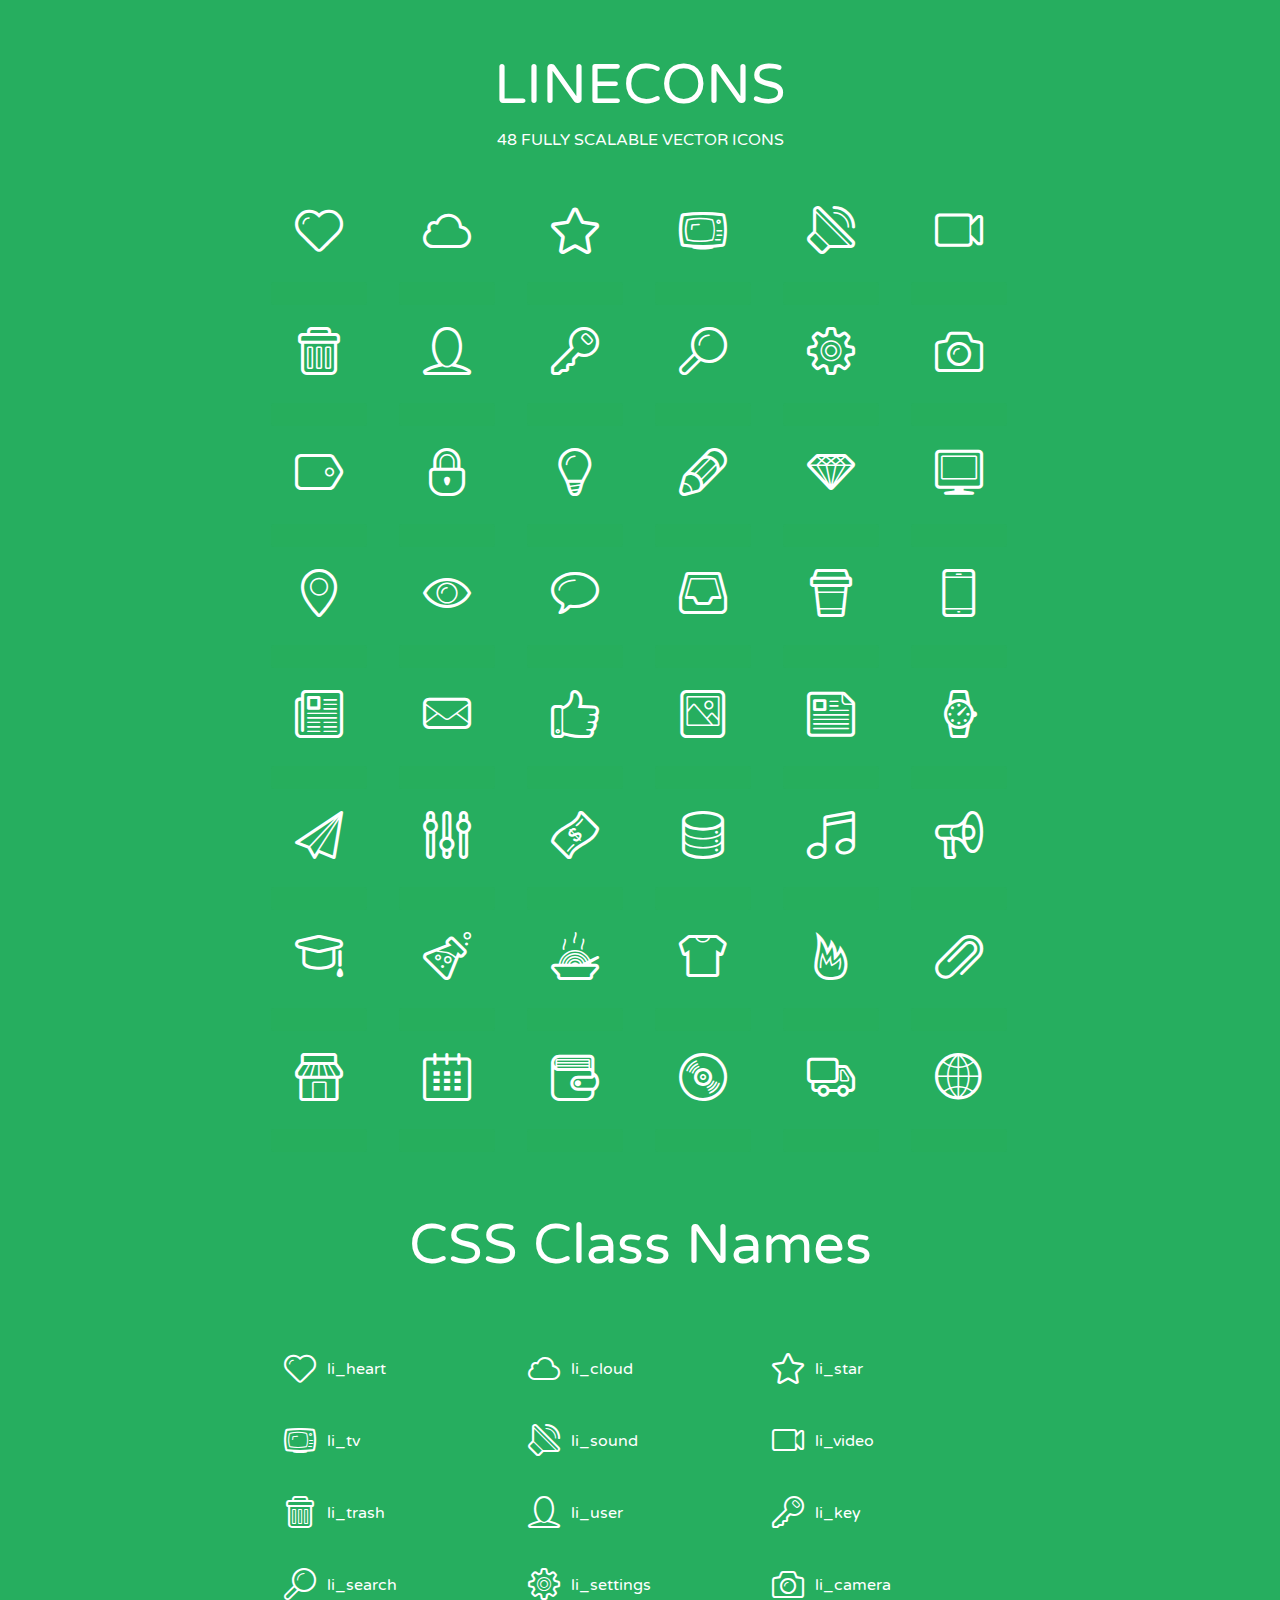
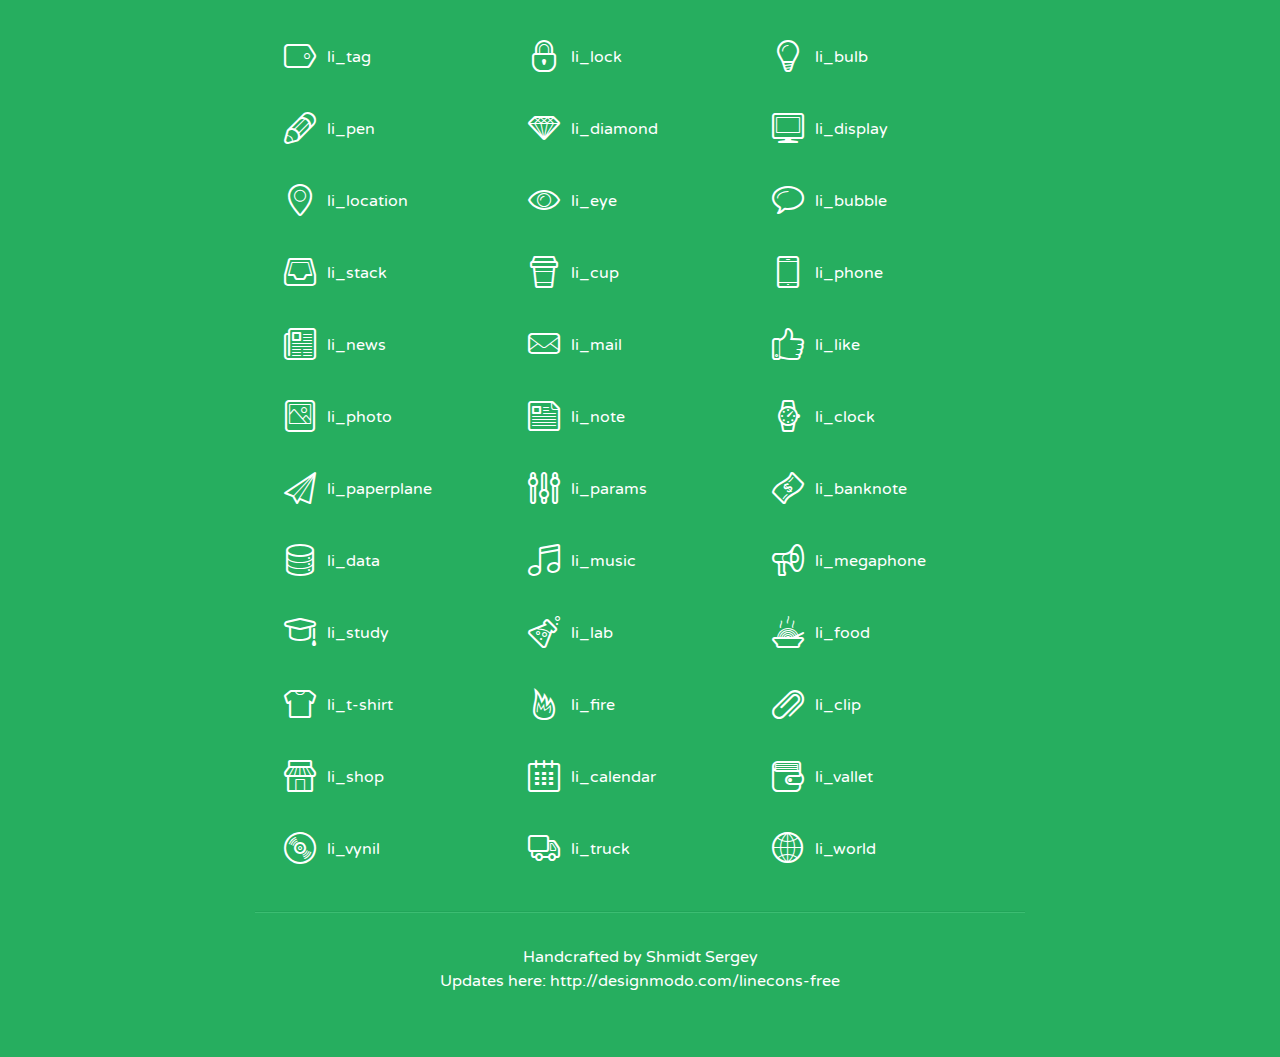
<file: dashgumfree_v2/Theme/assets/lineicons/index.html>
<!doctype html>
<html>
<head>
<title>LINECONS - 48 Fully Scalable Vector Icons</title>
<link rel="stylesheet" href="style.css" />
<link href='http://fonts.googleapis.com/css?family=Varela+Round' rel='stylesheet' type='text/css'>
<!--[if lte IE 7]><script src="lte-ie7.js"></script><![endif]-->

<!-- 

Thanks http://icomoon.io/app/ for amazing service!

-->


<style>
	section, header, footer {display: block;}
	body {
		font-family: 'Varela Round', sans-serif;
		color: #333333;
		line-height: 1.5;
		font-size: 16px;
		background:#26ae5f;
		color:white;
		-moz-text-shadow: 0 1px 1px rgba(0, 0, 0, 0.21);
		-webkit-text-shadow: 0 1px 1px rgba(0, 0, 0, 0.21);
	}
	* {
		-moz-box-sizing: border-box;
		-webkit-box-sizing: border-box;
		box-sizing: border-box;
		margin: 0;
		padding: 0;
	}
	.glyph {
		float: left;
		text-align: center;
		padding: .5em;
		margin: 0 .5em;
		width: 7em;
		border-radius: .375em;
		top:0;
		position:relative;
		-webkit-transition:0.2s ease-in;
		-o-transition:0.2s ease-in;
		-moz-transition:0.2s ease-in;
		-ie-transition:0.2s ease-in;
		transition:0.2s ease-in;
	}
	.glyph input {
		width: 100%;
		text-align: center;
		font-family: consolas, monospace;
		border-radius:3px;
		border:none;
		padding:4px;
		background:#26AE5C;
		color:#26AE5C;
		-webkit-transition:0.2s ease-in;
		-o-transition:0.2s ease-in;
		-moz-transition:0.2s ease-in;
		-ie-transition:0.2s ease-in;
		transition:0.2s ease-in;
	}
	.glyph:hover input {
		background:#26ae5f;
		padding:4px;
		color:#ffffff;
	}
	.glyph:hover {
		-webkit-transition: all 0.5s ease-out;
		background:#222821;
		color:#fff;
		text-shadow: none;
		-moz-text-shadow: none;
		-webkit-text-shadow: none;
		top:-5px;
		position:relative;
	}
	.glyph input, .mtm {
		margin-top: .75em;
	}
	.w-main {
		width: 770px;
		text-align:center;
	}
	.centered {
		margin-left: auto;
		margin-right: auto;
	}
	.fs1 {
		font-size: 3em;
	}
	header {
		margin: 2em 0;
		padding-bottom: .5em;
	}
	header h1 {
		font-size: 3.5em;
		font-weight: normal;
	}
	.clearfix:before, .clearfix:after { content: ""; display: table; }
	.clearfix:after, .clear { clear: both; }
	footer {
		margin: 2em 0;
		padding: 2em 0;
		border-top: 1px solid rgb(60, 189, 114);
		box-shadow: 0 -1px rgb(33, 165, 89);
	}
	a, a:visited {
		color: #ffffff; text-decoration:none;
	}
	a:hover, a:focus {color: #222821; text-decoration:none;}
	.box1 {
		display: inline-block;
		width: 14em;
		padding: .25em .5em;
		margin: .5em 1em .5em 0;
		text-align:left;
		
	}
	.box1 span { 
		font-size:2em;
		position: relative;
		top: 0.25em;
		margin-right: 0.1em;
	}
</style>
</head>
<body>
	<div class="w-main centered">
	<section class="mtm clearfix" id="glyphs">
	<header>
		<h1>LINECONS</h1>
		<p>48 FULLY SCALABLE VECTOR ICONS</p>
	</header>
	<div class="glyph">
		<div class="fs1" aria-hidden="true" data-icon="&#xe000;"></div>
		<input type="text" readonly="readonly" value="&amp;#xe000;" />
	</div>
	<div class="glyph">
		<div class="fs1" aria-hidden="true" data-icon="&#xe001;"></div>
		<input type="text" readonly="readonly" value="&amp;#xe001;" />
	</div>
	<div class="glyph">
		<div class="fs1" aria-hidden="true" data-icon="&#xe002;"></div>
		<input type="text" readonly="readonly" value="&amp;#xe002;" />
	</div>
	<div class="glyph">
		<div class="fs1" aria-hidden="true" data-icon="&#xe003;"></div>
		<input type="text" readonly="readonly" value="&amp;#xe003;" />
	</div>
	<div class="glyph">
		<div class="fs1" aria-hidden="true" data-icon="&#xe004;"></div>
		<input type="text" readonly="readonly" value="&amp;#xe004;" />
	</div>
	<div class="glyph">
		<div class="fs1" aria-hidden="true" data-icon="&#xe005;"></div>
		<input type="text" readonly="readonly" value="&amp;#xe005;" />
	</div>
	<div class="glyph">
		<div class="fs1" aria-hidden="true" data-icon="&#xe006;"></div>
		<input type="text" readonly="readonly" value="&amp;#xe006;" />
	</div>
	<div class="glyph">
		<div class="fs1" aria-hidden="true" data-icon="&#xe007;"></div>
		<input type="text" readonly="readonly" value="&amp;#xe007;" />
	</div>
	<div class="glyph">
		<div class="fs1" aria-hidden="true" data-icon="&#xe008;"></div>
		<input type="text" readonly="readonly" value="&amp;#xe008;" />
	</div>
	<div class="glyph">
		<div class="fs1" aria-hidden="true" data-icon="&#xe009;"></div>
		<input type="text" readonly="readonly" value="&amp;#xe009;" />
	</div>
	<div class="glyph">
		<div class="fs1" aria-hidden="true" data-icon="&#xe00a;"></div>
		<input type="text" readonly="readonly" value="&amp;#xe00a;" />
	</div>
	<div class="glyph">
		<div class="fs1" aria-hidden="true" data-icon="&#xe00b;"></div>
		<input type="text" readonly="readonly" value="&amp;#xe00b;" />
	</div>
	<div class="glyph">
		<div class="fs1" aria-hidden="true" data-icon="&#xe00c;"></div>
		<input type="text" readonly="readonly" value="&amp;#xe00c;" />
	</div>
	<div class="glyph">
		<div class="fs1" aria-hidden="true" data-icon="&#xe00d;"></div>
		<input type="text" readonly="readonly" value="&amp;#xe00d;" />
	</div>
	<div class="glyph">
		<div class="fs1" aria-hidden="true" data-icon="&#xe00e;"></div>
		<input type="text" readonly="readonly" value="&amp;#xe00e;" />
	</div>
	<div class="glyph">
		<div class="fs1" aria-hidden="true" data-icon="&#xe00f;"></div>
		<input type="text" readonly="readonly" value="&amp;#xe00f;" />
	</div>
	<div class="glyph">
		<div class="fs1" aria-hidden="true" data-icon="&#xe010;"></div>
		<input type="text" readonly="readonly" value="&amp;#xe010;" />
	</div>
	<div class="glyph">
		<div class="fs1" aria-hidden="true" data-icon="&#xe011;"></div>
		<input type="text" readonly="readonly" value="&amp;#xe011;" />
	</div>
	<div class="glyph">
		<div class="fs1" aria-hidden="true" data-icon="&#xe012;"></div>
		<input type="text" readonly="readonly" value="&amp;#xe012;" />
	</div>
	<div class="glyph">
		<div class="fs1" aria-hidden="true" data-icon="&#xe013;"></div>
		<input type="text" readonly="readonly" value="&amp;#xe013;" />
	</div>
	<div class="glyph">
		<div class="fs1" aria-hidden="true" data-icon="&#xe014;"></div>
		<input type="text" readonly="readonly" value="&amp;#xe014;" />
	</div>
	<div class="glyph">
		<div class="fs1" aria-hidden="true" data-icon="&#xe015;"></div>
		<input type="text" readonly="readonly" value="&amp;#xe015;" />
	</div>
	<div class="glyph">
		<div class="fs1" aria-hidden="true" data-icon="&#xe016;"></div>
		<input type="text" readonly="readonly" value="&amp;#xe016;" />
	</div>
	<div class="glyph">
		<div class="fs1" aria-hidden="true" data-icon="&#xe017;"></div>
		<input type="text" readonly="readonly" value="&amp;#xe017;" />
	</div>
	<div class="glyph">
		<div class="fs1" aria-hidden="true" data-icon="&#xe018;"></div>
		<input type="text" readonly="readonly" value="&amp;#xe018;" />
	</div>
	<div class="glyph">
		<div class="fs1" aria-hidden="true" data-icon="&#xe019;"></div>
		<input type="text" readonly="readonly" value="&amp;#xe019;" />
	</div>
	<div class="glyph">
		<div class="fs1" aria-hidden="true" data-icon="&#xe01a;"></div>
		<input type="text" readonly="readonly" value="&amp;#xe01a;" />
	</div>
	<div class="glyph">
		<div class="fs1" aria-hidden="true" data-icon="&#xe01b;"></div>
		<input type="text" readonly="readonly" value="&amp;#xe01b;" />
	</div>
	<div class="glyph">
		<div class="fs1" aria-hidden="true" data-icon="&#xe01c;"></div>
		<input type="text" readonly="readonly" value="&amp;#xe01c;" />
	</div>
	<div class="glyph">
		<div class="fs1" aria-hidden="true" data-icon="&#xe01d;"></div>
		<input type="text" readonly="readonly" value="&amp;#xe01d;" />
	</div>
	<div class="glyph">
		<div class="fs1" aria-hidden="true" data-icon="&#xe01e;"></div>
		<input type="text" readonly="readonly" value="&amp;#xe01e;" />
	</div>
	<div class="glyph">
		<div class="fs1" aria-hidden="true" data-icon="&#xe01f;"></div>
		<input type="text" readonly="readonly" value="&amp;#xe01f;" />
	</div>
	<div class="glyph">
		<div class="fs1" aria-hidden="true" data-icon="&#xe020;"></div>
		<input type="text" readonly="readonly" value="&amp;#xe020;" />
	</div>
	<div class="glyph">
		<div class="fs1" aria-hidden="true" data-icon="&#xe021;"></div>
		<input type="text" readonly="readonly" value="&amp;#xe021;" />
	</div>
	<div class="glyph">
		<div class="fs1" aria-hidden="true" data-icon="&#xe022;"></div>
		<input type="text" readonly="readonly" value="&amp;#xe022;" />
	</div>
	<div class="glyph">
		<div class="fs1" aria-hidden="true" data-icon="&#xe023;"></div>
		<input type="text" readonly="readonly" value="&amp;#xe023;" />
	</div>
	<div class="glyph">
		<div class="fs1" aria-hidden="true" data-icon="&#xe024;"></div>
		<input type="text" readonly="readonly" value="&amp;#xe024;" />
	</div>
	<div class="glyph">
		<div class="fs1" aria-hidden="true" data-icon="&#xe025;"></div>
		<input type="text" readonly="readonly" value="&amp;#xe025;" />
	</div>
	<div class="glyph">
		<div class="fs1" aria-hidden="true" data-icon="&#xe026;"></div>
		<input type="text" readonly="readonly" value="&amp;#xe026;" />
	</div>
	<div class="glyph">
		<div class="fs1" aria-hidden="true" data-icon="&#xe027;"></div>
		<input type="text" readonly="readonly" value="&amp;#xe027;" />
	</div>
	<div class="glyph">
		<div class="fs1" aria-hidden="true" data-icon="&#xe028;"></div>
		<input type="text" readonly="readonly" value="&amp;#xe028;" />
	</div>
	<div class="glyph">
		<div class="fs1" aria-hidden="true" data-icon="&#xe029;"></div>
		<input type="text" readonly="readonly" value="&amp;#xe029;" />
	</div>
	<div class="glyph">
		<div class="fs1" aria-hidden="true" data-icon="&#xe02a;"></div>
		<input type="text" readonly="readonly" value="&amp;#xe02a;" />
	</div>
	<div class="glyph">
		<div class="fs1" aria-hidden="true" data-icon="&#xe02b;"></div>
		<input type="text" readonly="readonly" value="&amp;#xe02b;" />
	</div>
	<div class="glyph">
		<div class="fs1" aria-hidden="true" data-icon="&#xe02c;"></div>
		<input type="text" readonly="readonly" value="&amp;#xe02c;" />
	</div>
	<div class="glyph">
		<div class="fs1" aria-hidden="true" data-icon="&#xe02d;"></div>
		<input type="text" readonly="readonly" value="&amp;#xe02d;" />
	</div>
	<div class="glyph">
		<div class="fs1" aria-hidden="true" data-icon="&#xe02e;"></div>
		<input type="text" readonly="readonly" value="&amp;#xe02e;" />
	</div>
	<div class="glyph">
		<div class="fs1" aria-hidden="true" data-icon="&#xe02f;"></div>
		<input type="text" readonly="readonly" value="&amp;#xe02f;" />
	</div>
	</section>
	<div class="clear"></div>
	<section class="mtm clearfix" id="glyphs">
	<header>
		<h1>CSS Class Names</h1>
	</header>
	<span class="box1">
		<span aria-hidden="true" class="li_heart"></span>
		&nbsp;li_heart
	</span>
	<span class="box1">
		<span aria-hidden="true" class="li_cloud"></span>
		&nbsp;li_cloud
	</span>
	<span class="box1">
		<span aria-hidden="true" class="li_star"></span>
		&nbsp;li_star
	</span>
	<span class="box1">
		<span aria-hidden="true" class="li_tv"></span>
		&nbsp;li_tv
	</span>
	<span class="box1">
		<span aria-hidden="true" class="li_sound"></span>
		&nbsp;li_sound
	</span>
	<span class="box1">
		<span aria-hidden="true" class="li_video"></span>
		&nbsp;li_video
	</span>
	<span class="box1">
		<span aria-hidden="true" class="li_trash"></span>
		&nbsp;li_trash
	</span>
	<span class="box1">
		<span aria-hidden="true" class="li_user"></span>
		&nbsp;li_user
	</span>
	<span class="box1">
		<span aria-hidden="true" class="li_key"></span>
		&nbsp;li_key
	</span>
	<span class="box1">
		<span aria-hidden="true" class="li_search"></span>
		&nbsp;li_search
	</span>
	<span class="box1">
		<span aria-hidden="true" class="li_settings"></span>
		&nbsp;li_settings
	</span>
	<span class="box1">
		<span aria-hidden="true" class="li_camera"></span>
		&nbsp;li_camera
	</span>
	<span class="box1">
		<span aria-hidden="true" class="li_tag"></span>
		&nbsp;li_tag
	</span>
	<span class="box1">
		<span aria-hidden="true" class="li_lock"></span>
		&nbsp;li_lock
	</span>
	<span class="box1">
		<span aria-hidden="true" class="li_bulb"></span>
		&nbsp;li_bulb
	</span>
	<span class="box1">
		<span aria-hidden="true" class="li_pen"></span>
		&nbsp;li_pen
	</span>
	<span class="box1">
		<span aria-hidden="true" class="li_diamond"></span>
		&nbsp;li_diamond
	</span>
	<span class="box1">
		<span aria-hidden="true" class="li_display"></span>
		&nbsp;li_display
	</span>
	<span class="box1">
		<span aria-hidden="true" class="li_location"></span>
		&nbsp;li_location
	</span>
	<span class="box1">
		<span aria-hidden="true" class="li_eye"></span>
		&nbsp;li_eye
	</span>
	<span class="box1">
		<span aria-hidden="true" class="li_bubble"></span>
		&nbsp;li_bubble
	</span>
	<span class="box1">
		<span aria-hidden="true" class="li_stack"></span>
		&nbsp;li_stack
	</span>
	<span class="box1">
		<span aria-hidden="true" class="li_cup"></span>
		&nbsp;li_cup
	</span>
	<span class="box1">
		<span aria-hidden="true" class="li_phone"></span>
		&nbsp;li_phone
	</span>
	<span class="box1">
		<span aria-hidden="true" class="li_news"></span>
		&nbsp;li_news
	</span>
	<span class="box1">
		<span aria-hidden="true" class="li_mail"></span>
		&nbsp;li_mail
	</span>
	<span class="box1">
		<span aria-hidden="true" class="li_like"></span>
		&nbsp;li_like
	</span>
	<span class="box1">
		<span aria-hidden="true" class="li_photo"></span>
		&nbsp;li_photo
	</span>
	<span class="box1">
		<span aria-hidden="true" class="li_note"></span>
		&nbsp;li_note
	</span>
	<span class="box1">
		<span aria-hidden="true" class="li_clock"></span>
		&nbsp;li_clock
	</span>
	<span class="box1">
		<span aria-hidden="true" class="li_paperplane"></span>
		&nbsp;li_paperplane
	</span>
	<span class="box1">
		<span aria-hidden="true" class="li_params"></span>
		&nbsp;li_params
	</span>
	<span class="box1">
		<span aria-hidden="true" class="li_banknote"></span>
		&nbsp;li_banknote
	</span>
	<span class="box1">
		<span aria-hidden="true" class="li_data"></span>
		&nbsp;li_data
	</span>
	<span class="box1">
		<span aria-hidden="true" class="li_music"></span>
		&nbsp;li_music
	</span>
	<span class="box1">
		<span aria-hidden="true" class="li_megaphone"></span>
		&nbsp;li_megaphone
	</span>
	<span class="box1">
		<span aria-hidden="true" class="li_study"></span>
		&nbsp;li_study
	</span>
	<span class="box1">
		<span aria-hidden="true" class="li_lab"></span>
		&nbsp;li_lab
	</span>
	<span class="box1">
		<span aria-hidden="true" class="li_food"></span>
		&nbsp;li_food
	</span>
	<span class="box1">
		<span aria-hidden="true" class="li_t-shirt"></span>
		&nbsp;li_t-shirt
	</span>
	<span class="box1">
		<span aria-hidden="true" class="li_fire"></span>
		&nbsp;li_fire
	</span>
	<span class="box1">
		<span aria-hidden="true" class="li_clip"></span>
		&nbsp;li_clip
	</span>
	<span class="box1">
		<span aria-hidden="true" class="li_shop"></span>
		&nbsp;li_shop
	</span>
	<span class="box1">
		<span aria-hidden="true" class="li_calendar"></span>
		&nbsp;li_calendar
	</span>
	<span class="box1">
		<span aria-hidden="true" class="li_vallet"></span>
		&nbsp;li_vallet
	</span>
	<span class="box1">
		<span aria-hidden="true" class="li_vynil"></span>
		&nbsp;li_vynil
	</span>
	<span class="box1">
		<span aria-hidden="true" class="li_truck"></span>
		&nbsp;li_truck
	</span>
	<span class="box1">
		<span aria-hidden="true" class="li_world"></span>
		&nbsp;li_world
	</span>
	</section>
	<footer>
		<p>Handcrafted by <a href="http://shmidt.in">Shmidt Sergey</a></p>
		<p>Updates here: <a href="http://designmodo.com/linecons-free">http://designmodo.com/linecons-free</a></p>
	</footer>
	</div>
	<script>
	document.getElementById("glyphs").addEventListener("click", function(e) {
		var target = e.target;
		if (target.tagName === "INPUT") {
			target.select();
		}
	});
	</script>
</body>
</html>
</file>
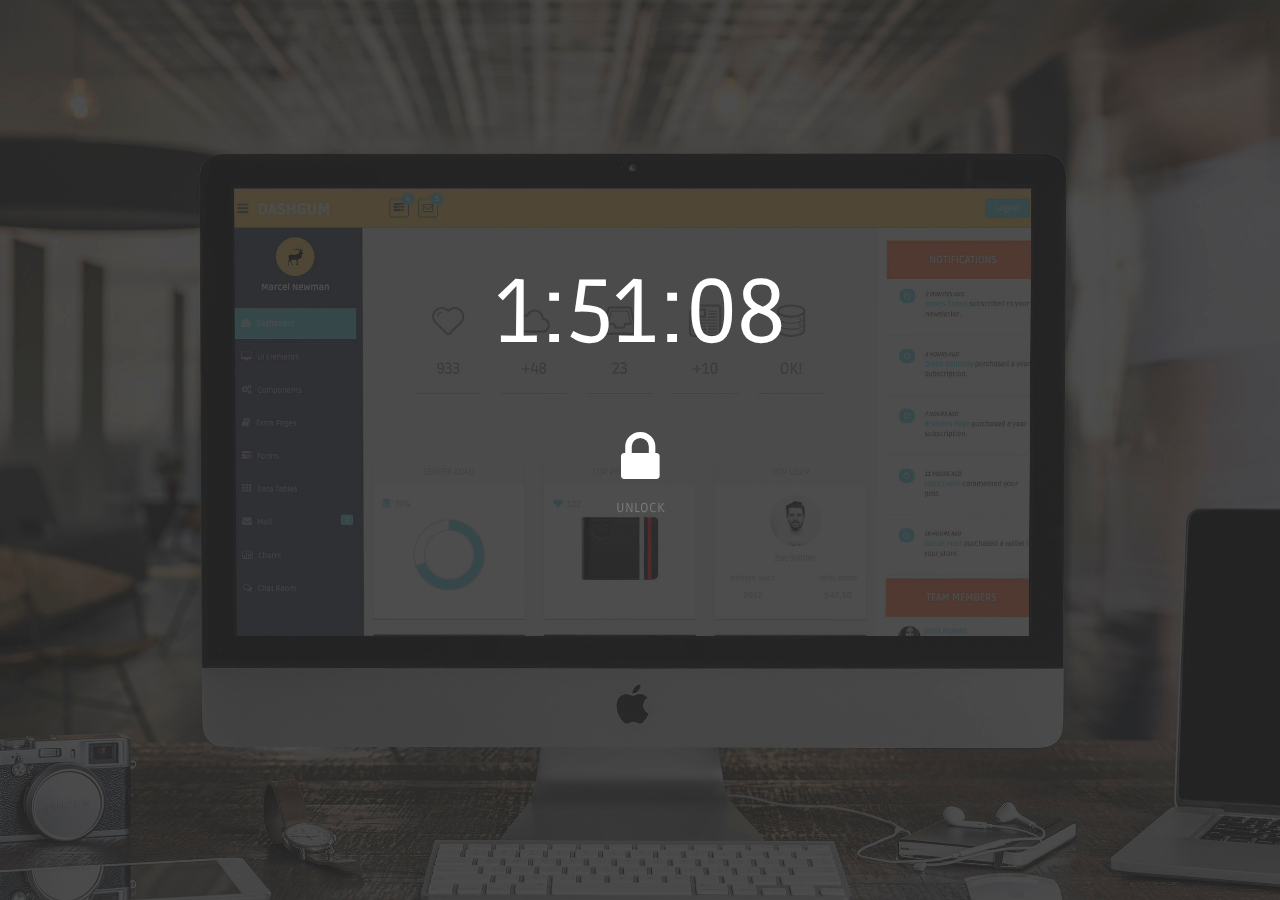
<file: dashgumfree_v2/Theme/lock_screen.html>
<!DOCTYPE html>
<html lang="en">
  <head>
    <meta charset="utf-8">
    <meta name="viewport" content="width=device-width, initial-scale=1.0">
    <meta name="description" content="">
    <meta name="author" content="Dashboard">
    <meta name="keyword" content="Dashboard, Bootstrap, Admin, Template, Theme, Responsive, Fluid, Retina">

    <title>DASHGUM - Bootstrap Admin Template</title>

    <!-- Bootstrap core CSS -->
    <link href="assets/css/bootstrap.css" rel="stylesheet">
    <!--external css-->
    <link href="assets/font-awesome/css/font-awesome.css" rel="stylesheet" />
        
    <!-- Custom styles for this template -->
    <link href="assets/css/style.css" rel="stylesheet">
    <link href="assets/css/style-responsive.css" rel="stylesheet">

    <!-- HTML5 shim and Respond.js IE8 support of HTML5 elements and media queries -->
    <!--[if lt IE 9]>
      <script src="https://oss.maxcdn.com/libs/html5shiv/3.7.0/html5shiv.js"></script>
      <script src="https://oss.maxcdn.com/libs/respond.js/1.4.2/respond.min.js"></script>
    <![endif]-->
  </head>

  <body onload="getTime()">

      <!-- **********************************************************************************************************************************************************
      MAIN CONTENT
      *********************************************************************************************************************************************************** -->

	  	<div class="container">
	  	
	  		<div id="showtime"></div>
	  			<div class="col-lg-4 col-lg-offset-4">
	  				<div class="lock-screen">
		  				<h2><a data-toggle="modal" href="#myModal"><i class="fa fa-lock"></i></a></h2>
		  				<p>UNLOCK</p>
		  				
				          <!-- Modal -->
				          <div aria-hidden="true" aria-labelledby="myModalLabel" role="dialog" tabindex="-1" id="myModal" class="modal fade">
				              <div class="modal-dialog">
				                  <div class="modal-content">
				                      <div class="modal-header">
				                          <button type="button" class="close" data-dismiss="modal" aria-hidden="true">&times;</button>
				                          <h4 class="modal-title">Welcome Back</h4>
				                      </div>
				                      <div class="modal-body">
				                          <p class="centered"><img class="img-circle" width="80" src="assets/img/ui-sam.jpg"></p>
				                          <input type="password" name="password" placeholder="Password" autocomplete="off" class="form-control placeholder-no-fix">
				
				                      </div>
				                      <div class="modal-footer centered">
				                          <button data-dismiss="modal" class="btn btn-theme04" type="button">Cancel</button>
				                          <button class="btn btn-theme03" type="button">Login</button>
				                      </div>
				                  </div>
				              </div>
				          </div>
				          <!-- modal -->
		  				
		  				
	  				</div><! --/lock-screen -->
	  			</div><!-- /col-lg-4 -->
	  	
	  	</div><!-- /container -->

    <!-- js placed at the end of the document so the pages load faster -->
    <script src="assets/js/jquery.js"></script>
    <script src="assets/js/bootstrap.min.js"></script>

    <!--BACKSTRETCH-->
    <!-- You can use an image of whatever size. This script will stretch to fit in any screen size.-->
    <script type="text/javascript" src="assets/js/jquery.backstretch.min.js"></script>
    <script>
        $.backstretch("assets/img/login-bg.jpg", {speed: 500});
    </script>

    <script>
        function getTime()
        {
            var today=new Date();
            var h=today.getHours();
            var m=today.getMinutes();
            var s=today.getSeconds();
            // add a zero in front of numbers<10
            m=checkTime(m);
            s=checkTime(s);
            document.getElementById('showtime').innerHTML=h+":"+m+":"+s;
            t=setTimeout(function(){getTime()},500);
        }

        function checkTime(i)
        {
            if (i<10)
            {
                i="0" + i;
            }
            return i;
        }
    </script>

  </body>
</html>
</file>
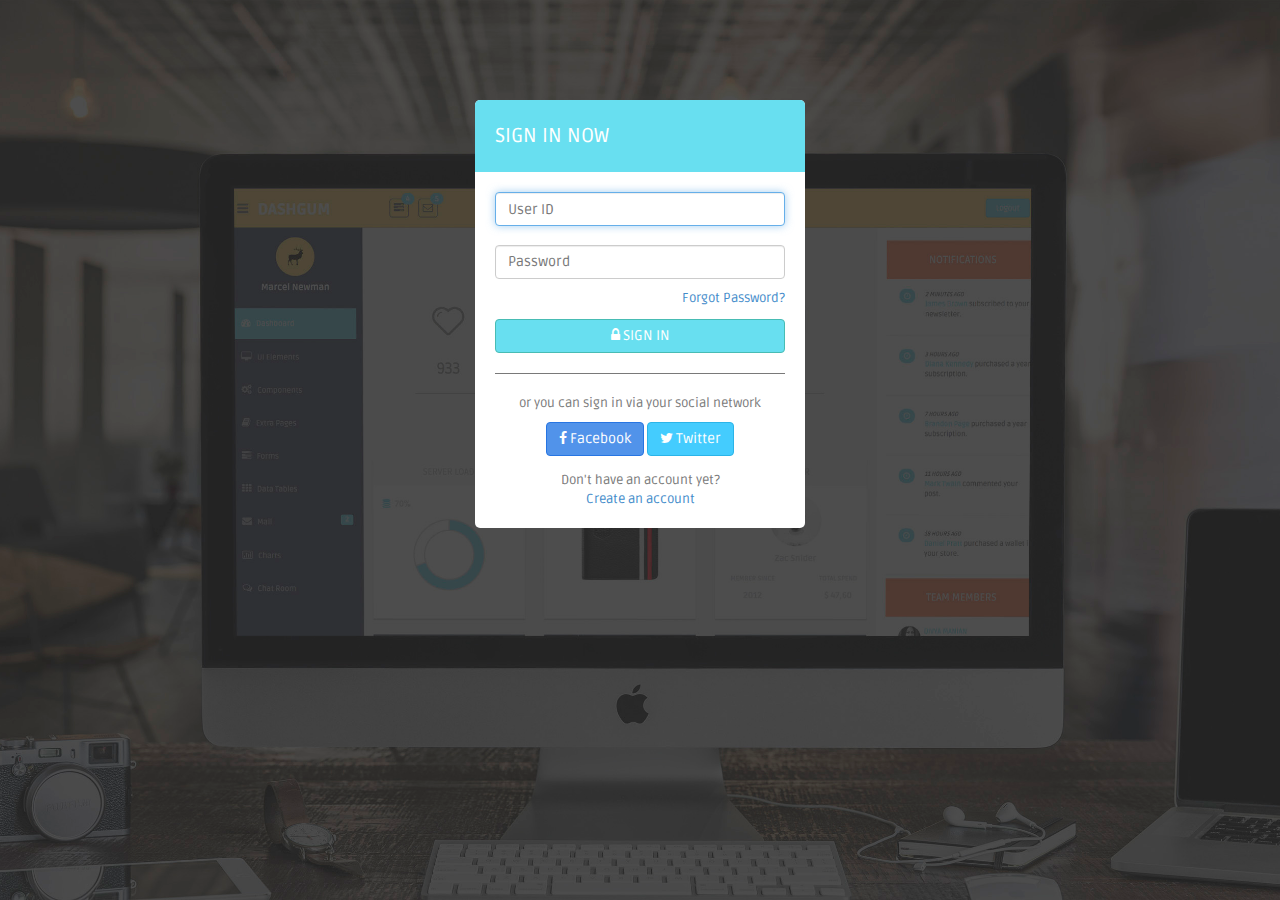
<file: dashgumfree_v2/Theme/login.html>
<!DOCTYPE html>
<html lang="en">
  <head>
    <meta charset="utf-8">
    <meta name="viewport" content="width=device-width, initial-scale=1.0">
    <meta name="description" content="">
    <meta name="author" content="Dashboard">
    <meta name="keyword" content="Dashboard, Bootstrap, Admin, Template, Theme, Responsive, Fluid, Retina">

    <title>DASHGUM - Bootstrap Admin Template</title>

    <!-- Bootstrap core CSS -->
    <link href="assets/css/bootstrap.css" rel="stylesheet">
    <!--external css-->
    <link href="assets/font-awesome/css/font-awesome.css" rel="stylesheet" />
        
    <!-- Custom styles for this template -->
    <link href="assets/css/style.css" rel="stylesheet">
    <link href="assets/css/style-responsive.css" rel="stylesheet">

    <!-- HTML5 shim and Respond.js IE8 support of HTML5 elements and media queries -->
    <!--[if lt IE 9]>
      <script src="https://oss.maxcdn.com/libs/html5shiv/3.7.0/html5shiv.js"></script>
      <script src="https://oss.maxcdn.com/libs/respond.js/1.4.2/respond.min.js"></script>
    <![endif]-->
  </head>

  <body>

      <!-- **********************************************************************************************************************************************************
      MAIN CONTENT
      *********************************************************************************************************************************************************** -->

	  <div id="login-page">
	  	<div class="container">
	  	
		      <form class="form-login" action="index.html">
		        <h2 class="form-login-heading">sign in now</h2>
		        <div class="login-wrap">
		            <input type="text" class="form-control" placeholder="User ID" autofocus>
		            <br>
		            <input type="password" class="form-control" placeholder="Password">
		            <label class="checkbox">
		                <span class="pull-right">
		                    <a data-toggle="modal" href="login.html#myModal"> Forgot Password?</a>
		
		                </span>
		            </label>
		            <button class="btn btn-theme btn-block" href="index.html" type="submit"><i class="fa fa-lock"></i> SIGN IN</button>
		            <hr>
		            
		            <div class="login-social-link centered">
		            <p>or you can sign in via your social network</p>
		                <button class="btn btn-facebook" type="submit"><i class="fa fa-facebook"></i> Facebook</button>
		                <button class="btn btn-twitter" type="submit"><i class="fa fa-twitter"></i> Twitter</button>
		            </div>
		            <div class="registration">
		                Don't have an account yet?<br/>
		                <a class="" href="#">
		                    Create an account
		                </a>
		            </div>
		
		        </div>
		
		          <!-- Modal -->
		          <div aria-hidden="true" aria-labelledby="myModalLabel" role="dialog" tabindex="-1" id="myModal" class="modal fade">
		              <div class="modal-dialog">
		                  <div class="modal-content">
		                      <div class="modal-header">
		                          <button type="button" class="close" data-dismiss="modal" aria-hidden="true">&times;</button>
		                          <h4 class="modal-title">Forgot Password ?</h4>
		                      </div>
		                      <div class="modal-body">
		                          <p>Enter your e-mail address below to reset your password.</p>
		                          <input type="text" name="email" placeholder="Email" autocomplete="off" class="form-control placeholder-no-fix">
		
		                      </div>
		                      <div class="modal-footer">
		                          <button data-dismiss="modal" class="btn btn-default" type="button">Cancel</button>
		                          <button class="btn btn-theme" type="button">Submit</button>
		                      </div>
		                  </div>
		              </div>
		          </div>
		          <!-- modal -->
		
		      </form>	  	
	  	
	  	</div>
	  </div>

    <!-- js placed at the end of the document so the pages load faster -->
    <script src="assets/js/jquery.js"></script>
    <script src="assets/js/bootstrap.min.js"></script>

    <!--BACKSTRETCH-->
    <!-- You can use an image of whatever size. This script will stretch to fit in any screen size.-->
    <script type="text/javascript" src="assets/js/jquery.backstretch.min.js"></script>
    <script>
        $.backstretch("assets/img/login-bg.jpg", {speed: 500});
    </script>


  </body>
</html>
</file>
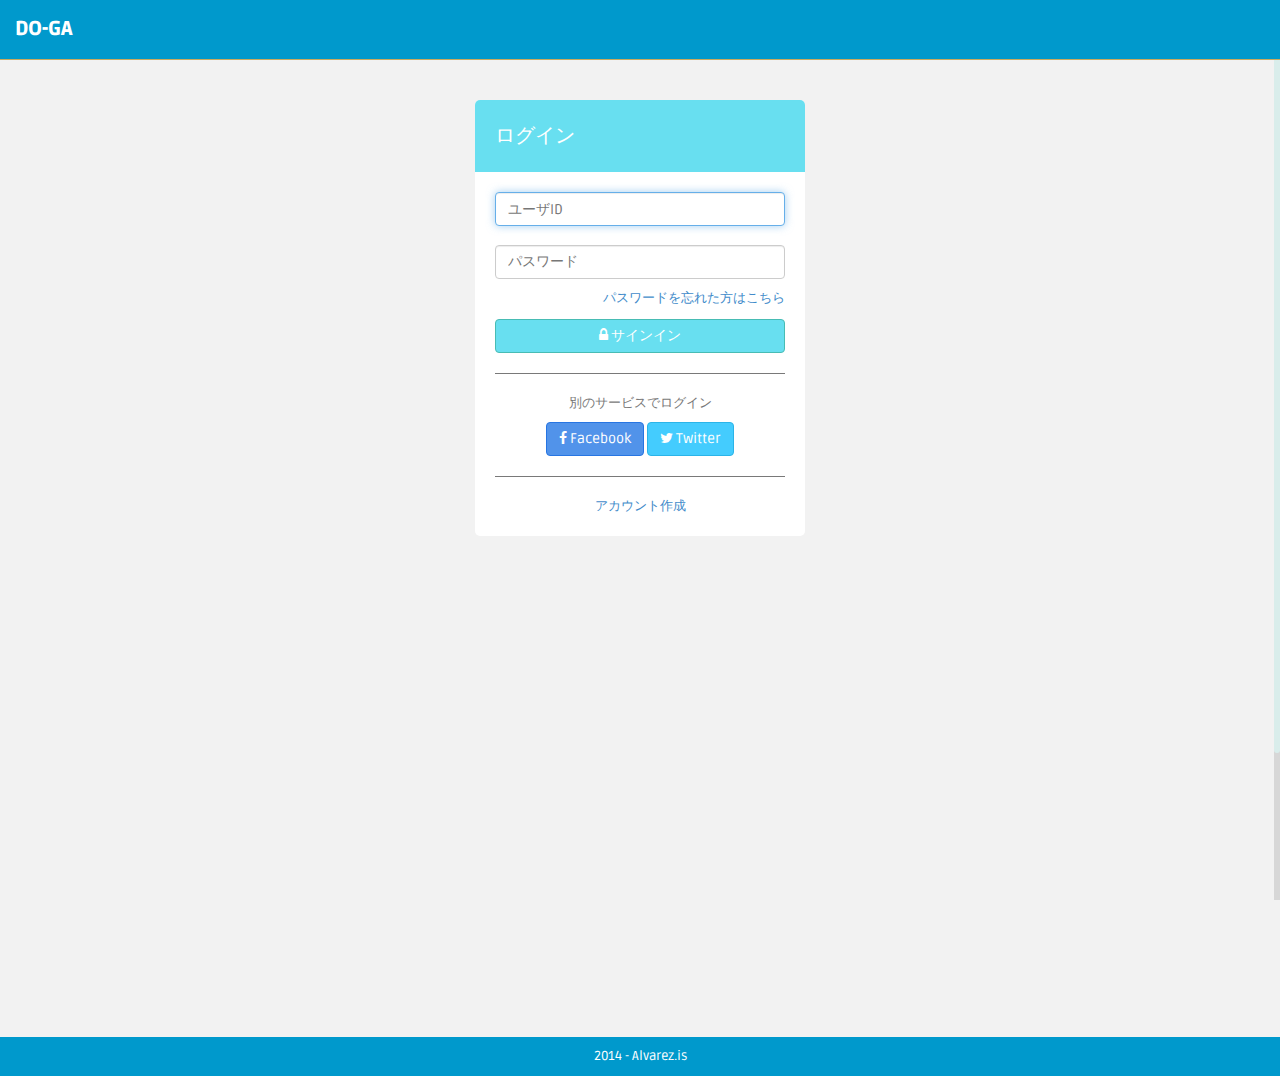
<file: dashgumfree_v2/Theme/login2.html>
<!DOCTYPE html>
<html lang="en">
  <head>
    <meta charset="utf-8">
    <meta name="viewport" content="width=device-width, initial-scale=1.0">
    <meta name="description" content="">
    <meta name="author" content="Dashboard">
    <meta name="keyword" content="Dashboard, Bootstrap, Admin, Template, Theme, Responsive, Fluid, Retina">

    <title>DO-GA LoginPage</title>

    <!-- Bootstrap core CSS -->
    <link href="assets/css/bootstrap.css" rel="stylesheet">
    <!--external css-->
    <link href="assets/font-awesome/css/font-awesome.css" rel="stylesheet" />
    <link rel="stylesheet" type="text/css" href="assets/css/zabuto_calendar.css">
    <link rel="stylesheet" type="text/css" href="assets/js/gritter/css/jquery.gritter.css" />
    <link rel="stylesheet" type="text/css" href="assets/lineicons/style.css">

    <!-- Custom styles for this template -->
    <link href="assets/css/style.css" rel="stylesheet">
    <link href="assets/css/style-responsive.css" rel="stylesheet">

    <script src="assets/js/chart-master/Chart.js"></script>

    <!-- HTML5 shim and Respond.js IE8 support of HTML5 elements and media queries -->
    <!--[if lt IE 9]>
      <script src="https://oss.maxcdn.com/libs/html5shiv/3.7.0/html5shiv.js"></script>
      <script src="https://oss.maxcdn.com/libs/respond.js/1.4.2/respond.min.js"></script>
    <![endif]-->
  </head>

  <body>

  <section id="container" >
      <!-- **********************************************************************************************************************************************************
      TOP BAR CONTENT & NOTIFICATIONS
      *********************************************************************************************************************************************************** -->
      <!--header start-->
      <header class="header black-bg">
<!--               <div class="sidebar-toggle-box">
                  <div class="fa fa-bars tooltips" data-placement="right" data-original-title="Toggle Navigation"></div>
              </div> -->
            <!--logo start-->
            <a class="logo"><b>DO-GA</b></a>
            <!--logo end-->
            <div class="nav notify-row" id="top_menu">
                <!--  notification start -->

                </div>
                </header>
          <form class="form-login" action="index.html">
            <h2 class="form-login-heading">ログイン</h2>
            <div class="login-wrap">
                <input type="text" class="form-control" placeholder="ユーザID" autofocus>
                <br>
                <input type="password" class="form-control" placeholder="パスワード">
                <label class="checkbox">
                    <span class="pull-right">
                        <a data-toggle="modal" href="login.html#myModal"> パスワードを忘れた方はこちら</a>

                    </span>
                </label>
                <button class="btn btn-theme btn-block" href="index.html" type="submit"><i class="fa fa-lock"></i> サインイン</button>
                <hr>
                <div class="login-social-link centered">
                <p>別のサービスでログイン</p>
                    <button class="btn btn-facebook" type="submit"><i class="fa fa-facebook"></i> Facebook</button>
                    <button class="btn btn-twitter" type="submit"><i class="fa fa-twitter"></i> Twitter</button>
                </div>
                <div class="registration">
                <hr>
                    <a class="" href="#">
                        アカウント作成
                    </a>
                </div>

            </div>
                    <!-- settings start -->
<!--                     <li class="dropdown">
                        <a data-toggle="dropdown" class="dropdown-toggle" href="index.html#">
                            <i class="fa fa-tasks"></i>
                            <span class="badge bg-theme">4</span>
                        </a>
                        <ul class="dropdown-menu extended tasks-bar">
                            <div class="notify-arrow notify-arrow-green"></div>
                            <li>
                                <p class="green">You have 4 pending tasks</p>
                            </li>
                            <li>
                                <a href="index.html#">
                                    <div class="task-info">
                                        <div class="desc">DashGum Admin Panel</div>
                                        <div class="percent">40%</div>
                                    </div>
                                    <div class="progress progress-striped">
                                        <div class="progress-bar progress-bar-success" role="progressbar" aria-valuenow="40" aria-valuemin="0" aria-valuemax="100" style="width: 40%">
                                            <span class="sr-only">40% Complete (success)</span>
                                        </div>
                                    </div>
                                </a>
                            </li>
                            <li>
                                <a href="index.html#">
                                    <div class="task-info">
                                        <div class="desc">Database Update</div>
                                        <div class="percent">60%</div>
                                    </div>
                                    <div class="progress progress-striped">
                                        <div class="progress-bar progress-bar-warning" role="progressbar" aria-valuenow="60" aria-valuemin="0" aria-valuemax="100" style="width: 60%">
                                            <span class="sr-only">60% Complete (warning)</span>
                                        </div>
                                    </div>
                                </a>
                            </li>
                            <li>
                                <a href="index.html#">
                                    <div class="task-info">
                                        <div class="desc">Product Development</div>
                                        <div class="percent">80%</div>
                                    </div>
                                    <div class="progress progress-striped">
                                        <div class="progress-bar progress-bar-info" role="progressbar" aria-valuenow="80" aria-valuemin="0" aria-valuemax="100" style="width: 80%">
                                            <span class="sr-only">80% Complete</span>
                                        </div>
                                    </div>
                                </a>
                            </li>
                            <li>
                                <a href="index.html#">
                                    <div class="task-info">
                                        <div class="desc">Payments Sent</div>
                                        <div class="percent">70%</div>
                                    </div>
                                    <div class="progress progress-striped">
                                        <div class="progress-bar progress-bar-danger" role="progressbar" aria-valuenow="70" aria-valuemin="0" aria-valuemax="100" style="width: 70%">
                                            <span class="sr-only">70% Complete (Important)</span>
                                        </div>
                                    </div>
                                </a>
                            </li>
                            <li class="external">
                                <a href="#">See All Tasks</a>
                            </li>
                        </ul>
                    </li> -->
                    <!-- settings end -->
                    <!-- inbox dropdown start-->
<!-- <!-- <!--                     <li id="header_inbox_bar" class="dropdown">
                        <a data-toggle="dropdown" class="dropdown-toggle" href="index.html#">
                            <i class="fa fa-envelope-o"></i>
                            <span class="badge bg-theme">5</span>
                        </a>
                        <ul class="dropdown-menu extended inbox">
                            <div class="notify-arrow notify-arrow-green"></div>
                            <li>
                                <p class="green">You have 5 new messages</p>
                            </li>
                            <li>
                                <a href="index.html#">
                                    <span class="photo"><img alt="avatar" src="assets/img/ui-zac.jpg"></span>
                                    <span class="subject">
                                    <span class="from">Zac Snider</span>
                                    <span class="time">Just now</span>
                                    </span>
                                    <span class="message">
                                        Hi mate, how is everything?
                                    </span>
                                </a>
                            </li>
                            <li>
                                <a href="index.html#">
                                    <span class="photo"><img alt="avatar" src="assets/img/ui-divya.jpg"></span>
                                    <span class="subject">
                                    <span class="from">Divya Manian</span>
                                    <span class="time">40 mins.</span>
                                    </span>
                                    <span class="message">
                                     Hi, I need your help with this.
                                    </span>
                                </a>
                            </li>
                            <li>
                                <a href="index.html#">
                                    <span class="photo"><img alt="avatar" src="assets/img/ui-danro.jpg"></span>
                                    <span class="subject">
                                    <span class="from">Dan Rogers</span>
                                    <span class="time">2 hrs.</span>
                                    </span>
                                    <span class="message">
                                        Love your new Dashboard.
                                    </span>
                                </a>
                            </li>
                            <li>
                                <a href="index.html#">
                                    <span class="photo"><img alt="avatar" src="assets/img/ui-sherman.jpg"></span>
                                    <span class="subject">
                                    <span class="from">Dj Sherman</span>
                                    <span class="time">4 hrs.</span>
                                    </span>
                                    <span class="message">
                                        Please, answer asap.
                                    </span>
                                </a>
                            </li>
                            <li>
                                <a href="index.html#">See all messages</a>
                            </li>
                        </ul>
                    </li>
                    <!-- inbox dropdown end -->
                <!-- </ul> -->
                <!--  notification end -->
<!--             </div>
            <div class="top-menu">
            	<ul class="nav pull-right top-menu">
                    <li><a class="logout" href="login.html">ログアウト</a></li>
            	</ul>
            </div>
        </header>
 -->      <!--header end-->

      <!-- **********************************************************************************************************************************************************
      MAIN SIDEBAR MENU
      *********************************************************************************************************************************************************** -->
      <!--sidebar start-->
<!--       <aside>
          <div id="sidebar"  class="nav-collapse ">
 -->              <!-- sidebar menu start-->
<!--               <ul class="sidebar-menu" id="nav-accordion">

              	  <p class="centered"><a href="profile.html"><img src="assets/img/ui-sam.jpg" class="img-circle" width="60"></a></p>
              	  <h5 class="centered">Marcel Newman</h5>

                  <li class="mt">
                      <a class="active" href="index.html">
                          <i class="fa fa-dashboard"></i>
                          <span>Dashboard</span>
                      </a>
                  </li>

                  <li class="sub-menu">
                      <a href="javascript:;" >
                          <i class="fa fa-desktop"></i>
                          <span>UI Elements</span>
                      </a>
                      <ul class="sub">
                          <li><a  href="general.html">General</a></li>
                          <li><a  href="buttons.html">Buttons</a></li>
                          <li><a  href="panels.html">Panels</a></li>
                      </ul>
                  </li>

                  <li class="sub-menu">
                      <a href="javascript:;" >
                          <i class="fa fa-cogs"></i>
                          <span>Components</span>
                      </a>
                      <ul class="sub">
                          <li><a  href="calendar.html">Calendar</a></li>
                          <li><a  href="gallery.html">Gallery</a></li>
                          <li><a  href="todo_list.html">Todo List</a></li>
                      </ul>
                  </li>
                  <li class="sub-menu">
                      <a href="javascript:;" >
                          <i class="fa fa-book"></i>
                          <span>Extra Pages</span>
                      </a>
                      <ul class="sub">
                          <li><a  href="blank.html">Blank Page</a></li>
                          <li><a  href="login.html">Login</a></li>
                          <li><a  href="lock_screen.html">Lock Screen</a></li>
                      </ul>
                  </li>
                  <li class="sub-menu">
                      <a href="javascript:;" >
                          <i class="fa fa-tasks"></i>
                          <span>Forms</span>
                      </a>
                      <ul class="sub">
                          <li><a  href="form_component.html">Form Components</a></li>
                      </ul>
                  </li>
                  <li class="sub-menu">
                      <a href="javascript:;" >
                          <i class="fa fa-th"></i>
                          <span>Data Tables</span>
                      </a>
                      <ul class="sub">
                          <li><a  href="basic_table.html">Basic Table</a></li>
                          <li><a  href="responsive_table.html">Responsive Table</a></li>
                      </ul>
                  </li>
                  <li class="sub-menu">
                      <a href="javascript:;" >
                          <i class=" fa fa-bar-chart-o"></i>
                          <span>Charts</span>
                      </a>
                      <ul class="sub">
                          <li><a  href="morris.html">Morris</a></li>
                          <li><a  href="chartjs.html">Chartjs</a></li>
                      </ul>
                  </li>

              </ul>
 -->              <!-- sidebar menu end-->
<!--           </div>
      </aside>
 -->      <!--sidebar end-->

      <!-- **********************************************************************************************************************************************************
      MAIN CONTENT
      *********************************************************************************************************************************************************** -->
      <!--main content start-->
<!--       <section id="main-content">
          <section class="wrapper">

              <div class="row">
                  <div class="col-lg-9 main-chart">

                  	<div class="row mtbox">
                  		<div class="col-md-2 col-sm-2 col-md-offset-1 box0">
                  			<div class="box1">
					  			<span class="li_heart"></span>
					  			<h3>933</h3>
                  			</div>
					  			<p>933 People liked your page the last 24hs. Whoohoo!</p>
                  		</div>
                  		<div class="col-md-2 col-sm-2 box0">
                  			<div class="box1">
					  			<span class="li_cloud"></span>
					  			<h3>+48</h3>
                  			</div>
					  			<p>48 New files were added in your cloud storage.</p>
                  		</div>
                  		<div class="col-md-2 col-sm-2 box0">
                  			<div class="box1">
					  			<span class="li_stack"></span>
					  			<h3>23</h3>
                  			</div>
					  			<p>You have 23 unread messages in your inbox.</p>
                  		</div>
                  		<div class="col-md-2 col-sm-2 box0">
                  			<div class="box1">
					  			<span class="li_news"></span>
					  			<h3>+10</h3>
                  			</div>
					  			<p>More than 10 news were added in your reader.</p>
                  		</div>
                  		<div class="col-md-2 col-sm-2 box0">
                  			<div class="box1">
					  			<span class="li_data"></span>
					  			<h3>OK!</h3>
                  			</div>
					  			<p>Your server is working perfectly. Relax & enjoy.</p>
                  		</div>

                  	</div> --><!-- /row mt -->


<!--                       <div class="row mt">
 -->                      <!-- SERVER STATUS PANELS -->
<!--                       	<div class="col-md-4 col-sm-4 mb">
                      		<div class="white-panel pn donut-chart">
                      			<div class="white-header">
						  			<h5>SERVER LOAD</h5>
                      			</div>
								<div class="row">
									<div class="col-sm-6 col-xs-6 goleft">
										<p><i class="fa fa-database"></i> 70%</p>
									</div>
	                      		</div>
								<canvas id="serverstatus01" height="120" width="120"></canvas>
								<script>
									var doughnutData = [
											{
												value: 70,
												color:"#68dff0"
											},
											{
												value : 30,
												color : "#fdfdfd"
											}
										];
										var myDoughnut = new Chart(document.getElementById("serverstatus01").getContext("2d")).Doughnut(doughnutData);
								</script>
	                      	</div><! --/grey-panel -->
                      	<!-- </div>  --> <!-- /col-md-4-->

<!--
                      	<div class="col-md-4 col-sm-4 mb">
                      		<div class="white-panel pn">
                      			<div class="white-header">
						  			<h5>TOP PRODUCT</h5>
                      			</div>
								<div class="row">
									<div class="col-sm-6 col-xs-6 goleft">
										<p><i class="fa fa-heart"></i> 122</p>
									</div>
									<div class="col-sm-6 col-xs-6"></div>
	                      		</div>
	                      		<div class="centered">
										<img src="assets/img/product.png" width="120">
	                      		</div>
                      		</div>
                      	</div> --><!-- /col-md-4 -->
<!--
						<div class="col-md-4 mb"> -->
							<!-- WHITE PANEL - TOP USER -->
	<!-- 						<div class="white-panel pn">
								<div class="white-header">
									<h5>TOP USER</h5>
								</div>
								<p><img src="assets/img/ui-zac.jpg" class="img-circle" width="80"></p>
								<p><b>Zac Snider</b></p>
								<div class="row">
									<div class="col-md-6">
										<p class="small mt">MEMBER SINCE</p>
										<p>2012</p>
									</div>
									<div class="col-md-6">
										<p class="small mt">TOTAL SPEND</p>
										<p>$ 47,60</p>
									</div>
								</div>
							</div>
						</div> --><!-- /col-md-4 -->

<!--
                    </div> --><!-- /row -->

<!--
					<div class="row"> -->
						<!-- TWITTER PANEL -->
<!-- 						<div class="col-md-4 mb">
                      		<div class="darkblue-panel pn">
                      			<div class="darkblue-header">
						  			<h5>DROPBOX STATICS</h5>
                      			</div>
								<canvas id="serverstatus02" height="120" width="120"></canvas>
								<script>
									var doughnutData = [
											{
												value: 60,
												color:"#68dff0"
											},
											{
												value : 40,
												color : "#444c57"
											}
										];
										var myDoughnut = new Chart(document.getElementById("serverstatus02").getContext("2d")).Doughnut(doughnutData);
								</script>
								<p>April 17, 2014</p>
								<footer>
									<div class="pull-left">
										<h5><i class="fa fa-hdd-o"></i> 17 GB</h5>
									</div>
									<div class="pull-right">
										<h5>60% Used</h5>
									</div>
								</footer>
                      		</div><! -- /darkblue panel -->
						<!-- </div>  --><!-- /col-md-4 -->

<!--
						<div class="col-md-4 mb">
							<!-- INSTAGRAM PANEL -->
<!-- 							<div class="instagram-panel pn">
								<i class="fa fa-instagram fa-4x"></i>
								<p>@THISISYOU<br/>
									5 min. ago
								</p>
								<p><i class="fa fa-comment"></i> 18 | <i class="fa fa-heart"></i> 49</p>
							</div>
						</div> --> <!-- /col-md-4 -->
<!--
						<div class="col-md-4 col-sm-4 mb">
							REVENUE PANEL
							<div class="darkblue-panel pn">
								<div class="darkblue-header">
									<h5>REVENUE</h5>
								</div>
								<div class="chart mt">
									<div class="sparkline" data-type="line" data-resize="true" data-height="75" data-width="90%" data-line-width="1" data-line-color="#fff" data-spot-color="#fff" data-fill-color="" data-highlight-line-color="#fff" data-spot-radius="4" data-data="[200,135,667,333,526,996,564,123,890,464,655]"></div>
								</div>
								<p class="mt"><b>$ 17,980</b><br/>Month Income</p>
							</div>
						</div> --><!-- /col-md-4 -->
<!--
					</div> --><!-- /row -->

<!-- 					<div class="row mt">
                      <!--CUSTOM CHART START -->
<!--                       <div class="border-head">
                          <h3>VISITS</h3>
                      </div>
                      <div class="custom-bar-chart">
                          <ul class="y-axis">
                              <li><span>10.000</span></li>
                              <li><span>8.000</span></li>
                              <li><span>6.000</span></li>
                              <li><span>4.000</span></li>
                              <li><span>2.000</span></li>
                              <li><span>0</span></li>
                          </ul>
                          <div class="bar">
                              <div class="title">JAN</div>
                              <div class="value tooltips" data-original-title="8.500" data-toggle="tooltip" data-placement="top">85%</div>
                          </div>
                          <div class="bar ">
                              <div class="title">FEB</div>
                              <div class="value tooltips" data-original-title="5.000" data-toggle="tooltip" data-placement="top">50%</div>
                          </div>
                          <div class="bar ">
                              <div class="title">MAR</div>
                              <div class="value tooltips" data-original-title="6.000" data-toggle="tooltip" data-placement="top">60%</div>
                          </div>
                          <div class="bar ">
                              <div class="title">APR</div>
                              <div class="value tooltips" data-original-title="4.500" data-toggle="tooltip" data-placement="top">45%</div>
                          </div>
                          <div class="bar">
                              <div class="title">MAY</div>
                              <div class="value tooltips" data-original-title="3.200" data-toggle="tooltip" data-placement="top">32%</div>
                          </div>
                          <div class="bar ">
                              <div class="title">JUN</div>
                              <div class="value tooltips" data-original-title="6.200" data-toggle="tooltip" data-placement="top">62%</div>
                          </div>
                          <div class="bar">
                              <div class="title">JUL</div>
                              <div class="value tooltips" data-original-title="7.500" data-toggle="tooltip" data-placement="top">75%</div>
                          </div>
                      </div> -->
                      <!--custom chart end-->
<!-- 					</div> --><!-- /row -->

<!--                   </div> --><!-- /col-lg-9 END SECTION MIDDLE -->

      <!-- **********************************************************************************************************************************************************
      RIGHT SIDEBAR CONTENT
      *********************************************************************************************************************************************************** -->

<!--                   <div class="col-lg-3 ds">
 -->                    <!--COMPLETED ACTIONS DONUTS CHART-->
<!-- 						<h3>新着情報</h3>
 -->
                      <!-- First Action -->
<!--                       <div class="desc">
                      	<div class="thumb">
                      		<span class="badge bg-theme"><i class="fa fa-clock-o"></i></span>
                      	</div>
                      	<div class="details">
                      		<p><muted>2 Minutes Ago</muted><br/>
                      		   <a href="#">James Brown</a> subscribed to your newsletter.<br/>
                      		</p>
                      	</div>
                      </div>
 -->                      <!-- Second Action -->
<!--                       <div class="desc">
                      	<div class="thumb">
                      		<span class="badge bg-theme"><i class="fa fa-clock-o"></i></span>
                      	</div>
                      	<div class="details">
                      		<p><muted>3 Hours Ago</muted><br/>
                      		   <a href="#">Diana Kennedy</a> purchased a year subscription.<br/>
                      		</p>
                      	</div>
                      </div>
 -->                      <!-- Third Action -->
<!--                       <div class="desc">
                      	<div class="thumb">
                      		<span class="badge bg-theme"><i class="fa fa-clock-o"></i></span>
                      	</div>
                      	<div class="details">
                      		<p><muted>7 Hours Ago</muted><br/>
                      		   <a href="#">Brandon Page</a> purchased a year subscription.<br/>
                      		</p>
                      	</div>
                      </div>
 -->                      <!-- Fourth Action -->
<!--                       <div class="desc">
                      	<div class="thumb">
                      		<span class="badge bg-theme"><i class="fa fa-clock-o"></i></span>
                      	</div>
                      	<div class="details">
                      		<p><muted>11 Hours Ago</muted><br/>
                      		   <a href="#">Mark Twain</a> commented your post.<br/>
                      		</p>
                      	</div>
                      </div>
 -->                      <!-- Fifth Action -->
<!--                       <div class="desc">
                      	<div class="thumb">
                      		<span class="badge bg-theme"><i class="fa fa-clock-o"></i></span>
                      	</div>
                      	<div class="details">
                      		<p><muted>18 Hours Ago</muted><br/>
                      		   <a href="#">Daniel Pratt</a> purchased a wallet in your store.<br/>
                      		</p>
                      	</div>
                      </div>

 -->                       <!-- USERS ONLINE SECTION -->
<!-- 						<h3>TEAM MEMBERS</h3>
 -->                      <!-- First Member -->
<!--                       <div class="desc">
                      	<div class="thumb">
                      		<img class="img-circle" src="assets/img/ui-divya.jpg" width="35px" height="35px" align="">
                      	</div>
                      	<div class="details">
                      		<p><a href="#">DIVYA MANIAN</a><br/>
                      		   <muted>Available</muted>
                      		</p>
                      	</div>
                      </div>
 -->                      <!-- Second Member -->
<!--                       <div class="desc">
                      	<div class="thumb">
                      		<img class="img-circle" src="assets/img/ui-sherman.jpg" width="35px" height="35px" align="">
                      	</div>
                      	<div class="details">
                      		<p><a href="#">DJ SHERMAN</a><br/>
                      		   <muted>I am Busy</muted>
                      		</p>
                      	</div>
                      </div>
 -->                      <!-- Third Member -->
<!--                       <div class="desc">
                      	<div class="thumb">
                      		<img class="img-circle" src="assets/img/ui-danro.jpg" width="35px" height="35px" align="">
                      	</div>
                      	<div class="details">
                      		<p><a href="#">DAN ROGERS</a><br/>
                      		   <muted>Available</muted>
                      		</p>
                      	</div>
                      </div>
 -->                      <!-- Fourth Member -->
<!--                       <div class="desc">
                      	<div class="thumb">
                      		<img class="img-circle" src="assets/img/ui-zac.jpg" width="35px" height="35px" align="">
                      	</div>
                      	<div class="details">
                      		<p><a href="#">Zac Sniders</a><br/>
                      		   <muted>Available</muted>
                      		</p>
                      	</div>
                      </div>
 -->                      <!-- Fifth Member -->
<!--                       <div class="desc">
                      	<div class="thumb">
                      		<img class="img-circle" src="assets/img/ui-sam.jpg" width="35px" height="35px" align="">
                      	</div>
                      	<div class="details">
                      		<p><a href="#">Marcel Newman</a><br/>
                      		   <muted>Available</muted>
                      		</p>
                      	</div>
                      </div>
 -->
                        <!-- CALENDAR-->
 <!--                        <div id="calendar" class="mb">
                            <div class="panel green-panel no-margin">
                                <div class="panel-body">
                                    <div id="date-popover" class="popover top" style="cursor: pointer; disadding: block; margin-left: 33%; margin-top: -50px; width: 175px;">
                                        <div class="arrow"></div>
                                        <h3 class="popover-title" style="disadding: none;"></h3>
                                        <div id="date-popover-content" class="popover-content"></div>
                                    </div>
                                    <div id="my-calendar"></div>
                                </div>
                            </div>
                        </div> --><!-- / calendar -->

<!--                   </div> --><!-- /col-lg-3 -->
<!--               </div><! /row -->
<!--           </section>
      </section>




      <!-- footer start-->

  </section>
  <br>
  <br>
      <footer class="site-footer">
          <div class="text-center">
              2014 - Alvarez.is
<!--               <a href="index.html#" class="go-top"> -->
  <!--                 <i class="fa fa-angle-up"></i>
   -->            </a>
          </div>
      </footer>
      <!--footer end-->

    <!-- js placed at the end of the document so the pages load faster -->
    <script src="assets/js/jquery.js"></script>
    <script src="assets/js/jquery-1.8.3.min.js"></script>
    <script src="assets/js/bootstrap.min.js"></script>
    <script class="include" type="text/javascript" src="assets/js/jquery.dcjqaccordion.2.7.js"></script>
    <script src="assets/js/jquery.scrollTo.min.js"></script>
    <script src="assets/js/jquery.nicescroll.js" type="text/javascript"></script>
    <script src="assets/js/jquery.sparkline.js"></script>


    <!--common script for all pages-->
    <script src="assets/js/common-scripts.js"></script>

    <script type="text/javascript" src="assets/js/gritter/js/jquery.gritter.js"></script>
    <script type="text/javascript" src="assets/js/gritter-conf.js"></script>

    <!--script for this page-->
    <script src="assets/js/sparkline-chart.js"></script>
	<script src="assets/js/zabuto_calendar.js"></script>

	 <script type="text/javascript">
 //        $(document).ready(function () {
 //        var unique_id = $.gritter.add({
            // (string | mandatory) the heading of the notification
            // title: 'Welcome to Dashgum!',
            // (string | mandatory) the text inside the notification
            // text: 'Hover me to enable the Close Button. You can hide the left sidebar clicking on the button next to the logo. Free version for <a href="http://blacktie.co" target="_blank" style="color:#ffd777">BlackTie.co</a>.',
            // (string | optional) the image to display on the left
            // image: 'assets/img/ui-sam.jpg',
            // (bool | optional) if you want it to fade out on its own or just sit there
            // sticky: true,
            // (int | optional) the time you want it to be alive for before fading out
            // time: '',
            // (string | optional) the class name you want to apply to that specific message
        //     class_name: 'my-sticky-class'
        // });

        return false;
        });
	</script>

  <script type="application/javascript">
 //        $(document).ready(function () {
 //            $("#date-popover").popover({html: true, trigger: "manual"});
 //            $("#date-popover").hide();
 //            $("#date-popover").click(function (e) {
 //                $(this).hide();
 //            });

 //            $("#my-calendar").zabuto_calendar({
 //                action: function () {
 //                    return myDateFunction(this.id, false);
 //                },
 //                action_nav: function () {
 //                    return myNavFunction(this.id);
 //                },
 //                ajax: {
 //                    url: "show_data.php?action=1",
 //                    modal: true
 //                },
 //                legend: [
 //                    {type: "text", label: "Special event", badge: "00"},
 //                    {type: "block", label: "Regular event", }
 //                ]
 //            });
 //        });


 //        function myNavFunction(id) {
 //            $("#date-popover").hide();
 //            var nav = $("#" + id).data("navigation");
 //            var to = $("#" + id).data("to");
 //            console.log('nav ' + nav + ' to: ' + to.month + '/' + to.year);
 //        }
 //    </script>

  </body>
</html>
</file>
<file: dashgumfree_v2/Theme/assets/lineicons/style.css>
@font-face {
	font-family: 'linecons';
	src:url('fonts/linecons.eot');
}
@font-face {
	font-family: 'linecons';
	src: url([data-uri]) format('svg'),
		 url([data-uri]) format('truetype');
	font-weight: normal;
	font-style: normal;
}

/* Use the following CSS code if you want to use data attributes for inserting your icons */
[data-icon]:before {
	font-family: 'linecons';
	content: attr(data-icon);
	speak: none;
	font-weight: normal;
	line-height: 1;
	-webkit-font-smoothing: antialiased;
}

/* Use the following CSS code if you want to have a class per icon */
[class^="li_"]:before, [class*=" li_"]:before {
	font-family: 'linecons';
	font-style: normal;
	speak: none;
	font-weight: normal;
	line-height: 1;
	-webkit-font-smoothing: antialiased;
}
.li_heart:before {
	content: "\e000";
}
.li_cloud:before {
	content: "\e001";
}
.li_star:before {
	content: "\e002";
}
.li_tv:before {
	content: "\e003";
}
.li_sound:before {
	content: "\e004";
}
.li_video:before {
	content: "\e005";
}
.li_trash:before {
	content: "\e006";
}
.li_user:before {
	content: "\e007";
}
.li_key:before {
	content: "\e008";
}
.li_search:before {
	content: "\e009";
}
.li_settings:before {
	content: "\e00a";
}
.li_camera:before {
	content: "\e00b";
}
.li_tag:before {
	content: "\e00c";
}
.li_lock:before {
	content: "\e00d";
}
.li_bulb:before {
	content: "\e00e";
}
.li_pen:before {
	content: "\e00f";
}
.li_diamond:before {
	content: "\e010";
}
.li_display:before {
	content: "\e011";
}
.li_location:before {
	content: "\e012";
}
.li_eye:before {
	content: "\e013";
}
.li_bubble:before {
	content: "\e014";
}
.li_stack:before {
	content: "\e015";
}
.li_cup:before {
	content: "\e016";
}
.li_phone:before {
	content: "\e017";
}
.li_news:before {
	content: "\e018";
}
.li_mail:before {
	content: "\e019";
}
.li_like:before {
	content: "\e01a";
}
.li_photo:before {
	content: "\e01b";
}
.li_note:before {
	content: "\e01c";
}
.li_clock:before {
	content: "\e01d";
}
.li_paperplane:before {
	content: "\e01e";
}
.li_params:before {
	content: "\e01f";
}
.li_banknote:before {
	content: "\e020";
}
.li_data:before {
	content: "\e021";
}
.li_music:before {
	content: "\e022";
}
.li_megaphone:before {
	content: "\e023";
}
.li_study:before {
	content: "\e024";
}
.li_lab:before {
	content: "\e025";
}
.li_food:before {
	content: "\e026";
}
.li_t-shirt:before {
	content: "\e027";
}
.li_fire:before {
	content: "\e028";
}
.li_clip:before {
	content: "\e029";
}
.li_shop:before {
	content: "\e02a";
}
.li_calendar:before {
	content: "\e02b";
}
.li_vallet:before {
	content: "\e02c";
}
.li_vynil:before {
	content: "\e02d";
}
.li_truck:before {
	content: "\e02e";
}
.li_world:before {
	content: "\e02f";
}
</file>
<file: dashgumfree_v2/Theme/assets/css/style-responsive.css>
@media (min-width: 980px) {
    /*-----*/
    .custom-bar-chart {
        margin-bottom: 40px;
    }

}

@media (min-width: 768px) and (max-width: 979px) {

    /*-----*/
    .custom-bar-chart {
        margin-bottom: 40px;
    }

    /*chat room*/


}

@media (max-width: 768px) {

    .header {
        position: absolute;
    }

    /*sidebar*/

    #sidebar {
        height: auto;
        overflow: hidden;
        position: absolute;
        width: 100%;
        z-index: 1001;
    }


    /* body container */
    #main-content {
        margin: 0px!important;
        position: none !important;
    }

    #sidebar > ul > li > a > span {
        line-height: 35px;
    }

    #sidebar > ul > li {
        margin: 0 10px 5px 10px;
    }
    #sidebar > ul > li > a {
        height:35px;
        line-height:35px;
        padding: 0 10px;
        text-align: left;
    }
    #sidebar > ul > li > a i{
        /*display: none !important;*/
    }

    #sidebar ul > li > a .arrow, #sidebar > ul > li > a .arrow.open {
        margin-right: 10px;
        margin-top: 15px;
    }

    #sidebar ul > li.active > a .arrow, #sidebar ul > li > a:hover .arrow, #sidebar ul > li > a:focus .arrow,
    #sidebar > ul > li.active > a .arrow.open, #sidebar > ul > li > a:hover .arrow.open, #sidebar > ul > li > a:focus .arrow.open{
        margin-top: 15px;
    }

    #sidebar > ul > li > a, #sidebar > ul > li > ul.sub > li {
        width: 100%;
    }
    #sidebar > ul > li > ul.sub > li > a {
        background: transparent !important ;
    }
    #sidebar > ul > li > ul.sub > li > a:hover {
        
    }


    /* sidebar */
    #sidebar {
        margin: 0px !important;
    }

    /* sidebar collabler */
    #sidebar .btn-navbar.collapsed .arrow {
        display: none;
    }

    #sidebar .btn-navbar .arrow {
        position: absolute;
        right: 35px;
        width: 0;
        height: 0;
        top:48px;
        border-bottom: 15px solid #282e36;
        border-left: 15px solid transparent;
        border-right: 15px solid transparent;
    }


    /*---------*/

    .modal-footer .btn {
        margin-bottom: 0px !important;
    }

    .btn {
        margin-bottom: 5px;
    }


    /* full calendar fix */
    .fc-header-right {
        left:25px;
        position: absolute;
    }

    .fc-header-left .fc-button {
        margin: 0px !important;
        top: -10px !important;
    }

    .fc-header-right .fc-button {
        margin: 0px !important;
        top: -50px !important;
    }

    .fc-state-active, .fc-state-active .fc-button-inner, .fc-state-hover, .fc-state-hover .fc-button-inner {
        background: none !important;
        color: #FFFFFF !important;
    }

    .fc-state-default, .fc-state-default .fc-button-inner {
        background: none !important;
    }

    .fc-button {
        border: none !important;
        margin-right: 2px;
    }

    .fc-view {
        top: 0px !important;
    }

    .fc-button .fc-button-inner {
        margin: 0px !important;
        padding: 2px !important;
        border: none !important;
        margin-right: 2px !important;
        background-color: #fafafa !important;
        background-image: -moz-linear-gradient(top, #fafafa, #efefef) !important;
        background-image: -webkit-gradient(linear, 0 0, 0 100%, from(#fafafa), to(#efefef)) !important;
        background-image: -webkit-linear-gradient(top, #fafafa, #efefef) !important;
        background-image: -o-linear-gradient(top, #fafafa, #efefef) !important;
        background-image: linear-gradient(to bottom, #fafafa, #efefef) !important;
        filter: progid:dximagetransform.microsoft.gradient(startColorstr='#fafafa', endColorstr='#efefef', GradientType=0) !important;
        -webkit-box-shadow: 0 1px 0px rgba(255, 255, 255, .8) !important;
        -moz-box-shadow: 0 1px 0px rgba(255, 255, 255, .8) !important;
        box-shadow: 0 1px 0px rgba(255, 255, 255, .8) !important;
        -webkit-border-radius: 3px !important;
        -moz-border-radius: 3px !important;
        border-radius: 3px !important;
        color: #646464 !important;
        border: 1px solid #ddd !important;
        text-shadow: 0 1px 0px rgba(255, 255, 255, .6) !important;
        text-align: center;
    }

    .fc-button.fc-state-disabled .fc-button-inner {
        color: #bcbbbb !important;
    }

    .fc-button.fc-state-active .fc-button-inner {
        background-color: #e5e4e4 !important;
        background-image: -moz-linear-gradient(top, #e5e4e4, #dddcdc) !important;
        background-image: -webkit-gradient(linear, 0 0, 0 100%, from(#e5e4e4), to(#dddcdc)) !important;
        background-image: -webkit-linear-gradient(top, #e5e4e4, #dddcdc) !important;
        background-image: -o-linear-gradient(top, #e5e4e4, #dddcdc) !important;
        background-image: linear-gradient(to bottom, #e5e4e4, #dddcdc) !important;
        filter: progid:dximagetransform.microsoft.gradient(startColorstr='#e5e4e4', endColorstr='#dddcdc', GradientType=0) !important;
    }

    .fc-content {
        margin-top: 50px;
    }

    .fc-header-title h2 {
        line-height: 40px !important;
        font-size: 12px !important;
    }

    .fc-header {
        margin-bottom:0px !important;
    }

    /*--*/

    /*.chart-position {*/
        /*margin-top: 0px;*/
    /*}*/

    .stepy-titles li {
        margin: 10px 3px;
    }

    /*-----*/
    .custom-bar-chart {
        margin-bottom: 40px;
    }

    /*menu icon plus minus*/
    .dcjq-icon {
        top: 10px;
    }
    ul.sidebar-menu li ul.sub li a {
        padding: 0;
    }

    /*---*/

    .img-responsive {
        width: 100%;
    }

}



@media (max-width: 480px) {

    .notify-row, .search, .dont-show , .inbox-head .sr-input, .inbox-head .sr-btn{
        display: none;
    }

    #top_menu .nav > li, ul.top-menu > li {
        float: right;
    }
    .hidden-phone {
        display: none !important;
    }

    .chart-position {
       margin-top: 0px;
     }

    .navbar-inverse .navbar-toggle:hover, .navbar-inverse .navbar-toggle:focus {
        background-color: #ccc;
        border-color:#ccc ;
    }

}

@media (max-width:320px) {
    .login-social-link a {
        padding: 15px 17px !important;
    }

    .notify-row, .search, .dont-show, .inbox-head .sr-input, .inbox-head .sr-btn {
        display: none;
    }

    #top_menu .nav > li, ul.top-menu > li {
        float: right;
    }

    .hidden-phone {
        display: none !important;
    }

    .chart-position {
        margin-top: 0px;
    }

    .lock-wrapper {
        margin: 10% auto;
        max-width: 310px;
    }
    .lock-input {
        width: 82%;
    }

    .cmt-form {
        display: inline-block;
        width: 75%;
    }

}
</file>
<file: dashgumfree_v2/Theme/assets/css/zabuto_calendar.css>
/**
 * Zabuto Calendar
 */

div.zabuto_calendar {
    margin: 0;
    padding: 10px;
}

.calendar-month-header 		{font-size:116%!important;}
.calendar-month-header th 	{font-weight:600!important;}

div.zabuto_calendar .table {
    width: 100%;
    margin: 0;
    padding: 0px;
}

div.zabuto_calendar .table th,
div.zabuto_calendar .table td {
    padding: 11.9px 0px;
    text-align: center;
}

div.zabuto_calendar .table tr th,
div.zabuto_calendar .table tr td {
    background-color:;
}

div.zabuto_calendar .table tr.calendar-month-header th {
    background-color:;
}

div.zabuto_calendar .table tr.calendar-month-header th span {
    cursor: pointer;
    display: inline-block;
    padding-bottom:0px;
	
}

div.zabuto_calendar .table tr.calendar-dow-header th {
    background-color:;
}

div.zabuto_calendar .table tr:last-child {
    border-bottom: 0px solid #dddddd;
}

div.zabuto_calendar .table tr.calendar-month-header th {
    padding:10px;
	
	}

div.zabuto_calendar .table-bordered tr.calendar-month-header th {
    border-left: 0;
    border-right: 0;
}

div.zabuto_calendar .table-bordered tr.calendar-month-header th:first-child {
    border-left: 0px solid #dddddd;
}

div.zabuto_calendar div.calendar-month-navigation {
    cursor: pointer;
    margin: 0;
    padding: 0;
    padding-top:0px;
}

div.zabuto_calendar tr.calendar-dow-header th,
div.zabuto_calendar tr.calendar-dow td {
    width: 14%;
}

div.zabuto_calendar .table tr td div.day {
    margin: 0px;
    padding-top: 0px;
    padding-bottom: 0px;
}

/* actions and events */
div.zabuto_calendar .table tr td.event div.day,
div.zabuto_calendar ul.legend li.event {
    background-color:;
}

div.zabuto_calendar .table tr td.dow-clickable,
div.zabuto_calendar .table tr td.event-clickable {
    cursor: pointer;
}

/* badge */
div.zabuto_calendar .badge-today,
div.zabuto_calendar div.legend span.badge-today {
    background-color:;
    color: #ffffff;
    text-shadow: none;
}

div.zabuto_calendar .badge-event,
div.zabuto_calendar div.legend span.badge-event {
    background-color:;
    color: #ffffff;
    text-shadow: none;
}

div.zabuto_calendar .badge-event {
    font-size: 0.95em;
    padding-left: 8px;
    padding-right: 8px;
    padding-bottom: 4px;
}

/* legend */
div.zabuto_calendar div.legend {
    margin-top: 15px;
    text-align: right;
	padding-right:10px;
	padding-bottom:10px;
}

div.zabuto_calendar div.legend span {
    font-size: 10px;
    font-weight: normal;
}

div.zabuto_calendar div.legend span.legend-text:after,
div.zabuto_calendar div.legend span.legend-block:after,
div.zabuto_calendar div.legend span.legend-list:after,
div.zabuto_calendar div.legend span.legend-spacer:after {
    content: ' ';
}

div.zabuto_calendar div.legend span.legend-spacer {
    padding-left: 25px;
}

div.zabuto_calendar ul.legend > span {
    padding-left: 2px;
}

div.zabuto_calendar ul.legend {
    display: inline-block;
    list-style: none outside none;
    margin: 0;
    padding: 0;
}

div.zabuto_calendar ul.legend li {
    display: inline-block;
    height: 8px;
    width: 8px;
    margin-left: 5px;
}

div.zabuto_calendar ul.legend
div.zabuto_calendar ul.legend li:first-child {
    margin-left: 7px;
}

div.zabuto_calendar ul.legend li:last-child {
    margin-right: 5px;
}

div.zabuto_calendar div.legend span.badge {
    font-size: 0.9em;
    border-radius: 5px 5px 5px 5px;
    padding-left: 5px;
    padding-right: 5px;
    padding-top: 2px;
    padding-bottom: 3px;
}

/* responsive */
@media (max-width: 979px) {
    div.zabuto_calendar .table th,
    div.zabuto_calendar .table td {
        padding: 2px 1px;
    }
}
</file>
<file: dashgumfree_v2/Theme/assets/css/style.css>
/*
Template Name: DASHGUM FREE - Bootstrap 3.2 Admin Theme
Template Version: 1.0
Author: Carlos Alvarez
Website: http://blacktie.co
Premium: http://www.gridgum.com
*/

/* Import fonts */
@import url(http://fonts.googleapis.com/css?family=Ruda:400,700,900);

/* BASIC THEME CONFIGURATION */
html {
    height:100%;
}
body {
    color: #797979;
	background: #f2f2f2;
    font-family: 'Ruda', sans-serif;
    padding: 0px !important;
    margin: 0px !important;
    font-size:13px;
     height:100%;
    }

}

ul li {
    list-style: none;
}

a, a:hover, a:focus {
    text-decoration: none;
    outline: none;
}

video {
        max-width: 1000x;
    margin: 20px 500px 0px 50px;
    background: #fff;
/*    border-radius: 5px;*/
 /*   -webkit-border-radius: 5px;*/
}



::selection {

    background: #68dff0;
    color: #fff;
}
::-moz-selection {
    background: #68dff0;
    color: #fff;
}

#container {
    width: 100%;
    height: 100%;
}

/* Bootstrap Modifications */
.modal-header {
	background: #68dff0;
}

.modal-title {
	color: white;
}

.btn-round {
	border-radius: 20px;
	-webkit-border-radius: 20px;
}

.accordion-heading .accordion-toggle {
	display: block;
	cursor: pointer;
	border-top: 1px solid #F5F5F5;
	padding: 5px 0px;
	line-height: 28.75px;
	text-transform: uppercase;
	color: #1a1a1a;
	background-color: #ffffff;
	outline: none !important;
	text-decoration: none;
}



/*Theme Backgrounds*/

.bg-theme {
	background-color: #68dff0;
}

.bg-theme02 {
	background-color: #ac92ec;
}

.bg-theme03 {
  background-color: #48cfad;
}

.bg-theme04 {
  background-color: #ed5565;
}
/*Theme Buttons*/

.btn-theme {
  color: #fff;
  background-color: #68dff0;
  border-color: #48bcb4;
}
.btn-theme:hover,
.btn-theme:focus,
.btn-theme:active,
.btn-theme.active,
.open .dropdown-toggle.btn-theme {
  color: #fff;
  background-color: #48bcb4;
  border-color: #48bcb4;
}

.btn-theme02 {
  color: #fff;
  background-color: #ac92ec;
  border-color: #967adc;
}
.btn-theme02:hover,
.btn-theme02:focus,
.btn-theme02:active,
.btn-theme02.active,
.open .dropdown-toggle.btn-theme02 {
  color: #fff;
  background-color: #967adc;
  border-color: #967adc;
}

.btn-theme03 {
  color: #fff;
  background-color: #48cfad;
  border-color: #37bc9b;
}
.btn-theme03:hover,
.btn-theme03:focus,
.btn-theme03:active,
.btn-theme03.active,
.open .dropdown-toggle.btn-theme03 {
  color: #fff;
  background-color: #37bc9b;
  border-color: #37bc9b;
}

.btn-theme04 {
  color: #fff;
  background-color: #ed5565;
  border-color: #da4453;
}
.btn-theme04:hover,
.btn-theme04:focus,
.btn-theme04:active,
.btn-theme04.active,
.open .dropdown-toggle.btn-theme04 {
  color: #fff;
  background-color: #da4453;
  border-color: #da4453;
}

.btn-clear-g {
	color: #48bcb4;
	background: transparent;
	border-color: #48bcb4;
}

.btn-clear-g:hover {
	color: white;
}

hr {
  margin-top: 20px;
  margin-bottom: 20px;
  border: 0;
  border-top: 1px solid #797979;
}



/*Helpers*/

.centered {
	text-align: center;
}

.goleft {
	text-align: left;
}

.goright {
	text-align: right;
}

.mt {
	margin-top: 25px;
}

.mb {
	margin-bottom: 25px;
}

.ml {
	margin-left: 5px;
	}

.no-padding {
	padding: 0 !important;
}

.no-margin {
	margin: 0 !important;
}

/*Exclusive Theme Colors Configuration*/

.label-theme {
	background-color: #68dff0;
}

.bg-theme {
	background-color: #68dff0;
}

ul.top-menu > li > .logout {
	color: #f2f2f2;
	font-size: 12px;
	border-radius: 4px;
	-webkit-border-radius: 4px;
	border: 1px solid #64c3c2 !important;
	padding: 5px 15px;
	margin-right: 15px;
	background: #68dff0;
	margin-top: 15px;
    font-weight: bold;

}


/*sidebar navigation*/

#sidebar {
    width: 210px;
    height: 100%;
    position: fixed;
    background: #424a5d;
}

#sidebar h5 {
	color: #f2f2f2;
	font-weight: 700;
}

#sidebar ul li {
    position: relative;
}

#sidebar .sub-menu > .sub li  {
    padding-left: 32px;
}

#sidebar .sub-menu > .sub li:last-child {
    padding-bottom: 10px;
}

/*LEFT NAVIGATION ICON*/
.dcjq-icon {
    height:17px;
    width:17px;
    display:inline-block;
    background: url("../img/nav-expand.png") no-repeat top;
    border-radius:3px;
    -moz-border-radius:3px;
    -webkit-border-radius:3px;
    position:absolute;
    right:10px;
    top:15px;
}
.active .dcjq-icon {
    background: url("../img/nav-expand.png") no-repeat bottom;
    border-radius:3px;
    -moz-border-radius:3px;
    -webkit-border-radius:3px;
}
/*---*/

.nav-collapse.collapse {
    display: inline;
}

ul.sidebar-menu , ul.sidebar-menu li ul.sub{
    margin: -2px 0 0;
    padding: 0;
}

ul.sidebar-menu {
    margin-top: 75px;
}

#sidebar > ul > li > ul.sub {
    display: none;
}

#sidebar > ul > li.active > ul.sub, #sidebar > ul > li > ul.sub > li > a {
    display: block;
}

ul.sidebar-menu li ul.sub li{
    background: #424a5d;
    margin-bottom: 0;
    margin-left: 0;
    margin-right: 0;
}

ul.sidebar-menu li ul.sub li:last-child{
    border-radius: 0 0 4px 4px;
    -webkit-border-radius: 0 0 4px 4px;
}

ul.sidebar-menu li ul.sub li a {
    font-size: 12px;
    padding: 6px 0;
    line-height: 35px;
    height: 35px;
    -webkit-transition: all 0.3s ease;
    -moz-transition: all 0.3s ease;
    -o-transition: all 0.3s ease;
    -ms-transition: all 0.3s ease;
    transition: all 0.3s ease;
    color: #aeb2b7;
}

ul.sidebar-menu li ul.sub li a:hover {
	color: white;
	background: transparent;
}

ul.sidebar-menu li ul.sub li.active a {
    color: #68dff0;
    -webkit-transition: all 0.3s ease;
    -moz-transition: all 0.3s ease;
    -o-transition: all 0.3s ease;
    -ms-transition: all 0.3s ease;
    transition: all 0.3s ease;
    display: block;
}

ul.sidebar-menu li{
    /*line-height: 20px !important;*/
    margin-bottom: 5px;
    margin-left:10px;
    margin-right:10px;
}

ul.sidebar-menu li.sub-menu{
    line-height: 15px;
}

ul.sidebar-menu li a span{
    display: inline-block;
}

ul.sidebar-menu li a{
    color: #aeb2b7;
    text-decoration: none;
    display: block;
    padding: 15px 0 15px 10px;
    font-size: 12px;
    outline: none;
    -webkit-transition: all 0.3s ease;
    -moz-transition: all 0.3s ease;
    -o-transition: all 0.3s ease;
    -ms-transition: all 0.3s ease;
    transition: all 0.3s ease;
}

ul.sidebar-menu li a.active, ul.sidebar-menu li a:hover, ul.sidebar-menu li a:focus {
    background: #68dff0;
    color: #fff;
    display: block;

    -webkit-transition: all 0.3s ease;
    -moz-transition: all 0.3s ease;
    -o-transition: all 0.3s ease;
    -ms-transition: all 0.3s ease;
    transition: all 0.3s ease;
}


ul.sidebar-menu li a i {
    font-size: 15px;
    padding-right: 6px;
}

ul.sidebar-menu li a:hover i, ul.sidebar-menu li a:focus i {
    color: #fff;
}

ul.sidebar-menu li a.active i {
    color: #fff;
}


.mail-info, .mail-info:hover {
    margin: -3px 6px 0 0;
    font-size: 11px;
}

/* MAIN CONTENT CONFIGURATION */
#main-content {
    margin-left: 210px;
}

.header, .footer {
    min-height: 60px;
    padding: 0 15px;
}

.header {
    position: absolute;
    top:0;
    left: 0;
    right: 0;
    z-index: 1002;
}

.black-bg {
    background: #0099CC;
    border-bottom: 1px solid #c9aa5f;
}

.wrapper {
    display: inline-block;
    margin-top: 60px;
    padding-left: 15px;
    padding-right: 15px;
    padding-bottom: 15px;
    padding-top: 0px;
    width: 100%;
}

a.logo {
    font-size: 20px;
    color: #ffffff;
    float: left;
    margin-top: 15px;
    text-transform: uppercase;
}

a.logo b {
    font-weight: 900;
}

a.logo:hover, a.logo:focus {
    text-decoration: none;
    outline: none;
}

a.logo span {
    color: #68dff0;
}


/*notification*/
#top_menu .nav > li, ul.top-menu > li {
    float: left;
}

.notify-row {
    float: left;
    margin-top: 15px;
    margin-left: 92px;
}

.notify-row .notification span.label {
    display: inline-block;
    height: 18px;
    width: 20px;
    padding: 5px;
}

ul.top-menu > li > a {
    color: #666666;
    font-size: 16px;
    border-radius: 4px;
    -webkit-border-radius: 4px;
    border:1px solid #666666 !important;
    padding: 2px 6px;
    margin-right: 15px;
}

ul.top-menu > li > a:hover, ul.top-menu > li > a:focus {
    border:1px solid #b6b6b6 !important;
    background-color: transparent !important;
    border-color: #b6b6b6 !important;
    text-decoration: none;
    border-radius: 4px;
    -webkit-border-radius: 4px;
    color: #b6b6b6 !important;
}

.notify-row .badge {
    position: absolute;
    right: -10px;
    top: -10px;
    z-index: 100;
}

.dropdown-menu.extended {
    max-width: 300px !important;
    min-width: 160px !important;
    top: 42px;
    width: 235px !important;
    padding: 0;
    box-shadow: 0 2px 5px rgba(0, 0, 0, 0.176) !important;
    border: none !important;
    border-radius: 4px;
    -webkit-border-radius: 4px;
}

@media screen and (-webkit-min-device-pixel-ratio:0) {
    /* Safari and Chrome */
    .dropdown-menu.extended  {
        box-shadow: 0 2px 8px rgba(0, 0, 0, 0.176) !important;
    };
    }

.dropdown-menu.extended li p {
    background-color: #F1F2F7;
    color: #666666;
    margin: 0;
    padding: 10px;
    border-radius: 4px 4px 0px 0px;
    -webkit-border-radius: 4px 4px 0px 0px;
}

.dropdown-menu.extended li p.green {
    background-color: #68dff0;
    color: #fff;
}

.dropdown-menu.extended li p.yellow {
    background-color: #fcb322;
    color: #fff;
}

.dropdown-menu.extended li a {
    border-bottom: 1px solid #EBEBEB !important;
    font-size: 12px;
    list-style: none;
}

.dropdown-menu.extended li a {
    padding: 15px 10px !important;
    width: 100%;
    display: inline-block;
}

.dropdown-menu.extended li a:hover {
    background-color: #F7F8F9 !important;
    color: #2E2E2E;
}

.dropdown-menu.tasks-bar .task-info .desc {
    font-size: 13px;
    font-weight: normal;
}

.dropdown-menu.tasks-bar .task-info .percent {
    display: inline-block;
    float: right;
    font-size: 13px;
    font-weight: 600;
    padding-left: 10px;
    margin-top: -4px;
}

.dropdown-menu.extended .progress {
    margin-bottom: 0 !important;
    height: 10px;
}

.dropdown-menu.inbox li a .photo img {
    border-radius: 2px 2px 2px 2px;
    float: left;
    height: 40px;
    margin-right: 4px;
    width: 40px;
}

.dropdown-menu.inbox li a .subject {
    display: block;
}

.dropdown-menu.inbox li a .subject .from {
    font-size: 12px;
    font-weight: 600;
}

.dropdown-menu.inbox li a .subject .time {
    font-size: 11px;
    font-style: italic;
    font-weight: bold;
    position: absolute;
    right: 5px;
}

.dropdown-menu.inbox li a .message {
    display: block !important;
    font-size: 11px;
}

.top-nav  {
    margin-top: 7px;
}

.top-nav ul.top-menu > li .dropdown-menu.logout {
    width: 268px !important;

}

.top-nav li.dropdown .dropdown-menu {
    float: right;
    right: 0;
    left: auto;
}

.dropdown-menu.extended.logout > li {
    float: left;
    text-align: center;
    width: 33.3%;
}

.dropdown-menu.extended.logout > li:last-child {
    float: left;
    text-align: center;
    width: 100%;
    background: #a9d96c;
    border-radius: 0 0 3px 3px;
}

.dropdown-menu.extended.logout > li:last-child > a, .dropdown-menu.extended.logout > li:last-child > a:hover {
    color: #fff;
    border-bottom: none !important;
    text-transform: uppercase;
}

.dropdown-menu.extended.logout > li:last-child > a:hover > i{
    color: #fff;
}

.dropdown-menu.extended.logout > li > a {
    color: #a4abbb;
    border-bottom: none !important;
}

.full-width .dropdown-menu.extended.logout > li > a:hover {
    background: none !important;
    color: #50c8ea !important;
}

.dropdown-menu.extended.logout > li > a:hover {
    background: none !important;
}

.dropdown-menu.extended.logout > li > a:hover i {
    color: #50c8ea;
}

.dropdown-menu.extended.logout > li > a i {
    font-size: 17px;
}

.dropdown-menu.extended.logout > li > a > i {
    display: block;
}

.top-nav ul.top-menu > li > a {
    border: 1px solid #eeeeee;
    border-radius: 4px;
    -webkit-border-radius: 4px;
    padding: 6px;
    background: none;
    margin-right: 0;
}
.top-nav ul.top-menu > li {
    margin-left: 10px;
}

.top-nav ul.top-menu > li > a:hover, .top-nav ul.top-menu > li > a:focus {
    border:1px solid #F1F2F7;
    background: #F1F2F7;

}

.top-nav .dropdown-menu.extended.logout {
    top: 50px;
}

.top-nav .nav .caret {
    border-bottom-color: #A4AABA;
    border-top-color: #A4AABA;
}
.top-nav ul.top-menu > li > a:hover .caret {
    border-bottom-color: #000;
    border-top-color: #000;
}

.log-arrow-up {
    background: url("../img/arrow-up.png") no-repeat;
    width: 20px;
    height: 11px;
    position: absolute;
    right: 20px;
    top: -10px;
}

/*----*/

.notify-arrow {
    border-style: solid;
    border-width: 0 9px 9px;
    height: 0;
    margin-top: 0;
    opacity: 0;
    position: absolute;
    left: 7px;
    top: -18px;
    transition: all 0.25s ease 0s;
    width: 0;
    z-index: 10;
    margin-top: 10px;
    opacity: 1;
}

.notify-arrow-yellow {
    border-color: transparent transparent #FCB322;
    border-bottom-color: #FCB322 !important;
    border-top-color: #FCB322 !important;
}
.notify-arrow-green {
    border-color: transparent transparent #68dff0;
    border-bottom-color: #68dff0 !important;
    border-top-color: #68dff0 !important;
}



/*--sidebar toggle---*/

.sidebar-toggle-box {
    float: left;
    padding-right: 15px;
    margin-top: 20px;
}

.sidebar-toggle-box .fa-bars {
    cursor: pointer;
    display: inline-block;
    font-size: 20px;
}


.sidebar-closed > #sidebar > ul {
    display: none;
}

.sidebar-closed #main-content {
    margin-left: 0px;
}

.sidebar-closed #sidebar {
    margin-left: -180px;
}


/* Dash Side */

.ds {
	background: #ffffff;
	padding-top: 20px;
    /*float:right;*/
}

.ds h4 {
	font-size: 14px;
	font-weight: 700;
}

.ds h3 {
	color: #ffffff;
	font-size: 16px;
	padding: 0 10px;
	line-height: 60px;
	height: 60px;
	margin: 0;
	background: #ff865c;
	text-align: center;
}

.ds i {
	font-size: 12px;
	line-height: 16px;
}

.ds .desc {
	border-bottom: 1px solid #eaeaea;
	display: inline-block;
	padding: 15px 0;
	width: 100%;
}

.ds .desc:hover {
	background: #f2f2f2;
}

.ds .thumb {
	width: 30px;
	margin: 0 10px 0 20px;
	display: block;
	float: left;
}

.ds .details {
	width: 170px;
	float: left;
}

.ds > .desc p {
	font-size: 11px;
}

.ds p > muted {
	font-size: 9px;
	text-transform: uppercase;
	font-style: italic;
	color: #666666
}

.ds a {
	color: #68dff0;
}

/* LINE ICONS CONFIGURATION */

.mtbox {
	margin-top: 80px;
	margin-bottom: 40px;
}

.box1 {
	padding: 15px;
	text-align: center;
	color: #989898;
	border-bottom: 1px solid #989898;
}

.box1 span {
	font-size: 50px;

}

.box1 h3 {
	text-align: center;
}

.box0:hover .box1 {
	border-bottom: 1px solid #ffffff;
}

.box0 p {
	text-align: center;
	font-size: 12px;
	color: #f2f2f2;
}

.box0:hover p {
	color: #ff865c;
}

.box0:hover {
	background: #ffffff;
	box-shadow: 0 2px 1px rgba(0, 0, 0, 0.2);
}

/* MAIN CHART CONFIGURATION */
.main-chart {
	padding-top: 20px;
    float:left;
}

.mleft {
}

.border-head h3 {
    margin-top: 20px;
    margin-bottom: 20px;
	margin-left: 15px;
    padding-bottom: 5px;
    font-weight: normal;
    font-size: 18px;
    display: inline-block;
    width: 100%;
    font-weight: 700;
    color: #989898;
}

.custom-bar-chart {
    height: 290px;
    margin-top: 20px;
    margin-left: 20px;
    position: relative;
    border-bottom: 1px solid #c9cdd7;
}

.custom-bar-chart .bar {
    height: 100%;
    position: relative;
    width: 6%;
    margin: 0px 4%;
    float: left;
    text-align: center;
    z-index: 10;
}

.custom-bar-chart .bar .title {
    position: absolute;
    bottom: -30px;
    width: 100%;
    text-align: center;
    font-size: 11px;
}

.custom-bar-chart .bar .value {
    position: absolute;
    bottom: 0;
    background: #ff865c;
    color: #68dff0;
    width: 100%;
    -webkit-border-radius: 5px 5px 0 0;
    -moz-border-radius: 5px 5px 0 0;
    border-radius: 5px 5px 0 0;
    -webkit-transition: all .3s ease;
    -moz-transition: all .3s ease;
    -ms-transition: all .3s ease;
    -o-transition: all .3s ease;
    transition: all .3s ease;
}



.custom-bar-chart .bar .value:hover {
    background: #2f2f2f;
    color: #fff;
}

.y-axis {
    color: #555555;
    position: absolute;
    text-align: left;
    width: 100%;
    font-size: 11px;
}

.y-axis li {
    border-top: 1px dashed #dbdce0;
    display: block;
    height: 58px;
    width: 100%;
}

.y-axis li:last-child {
    border-top: none;
}

.y-axis li span {
    display: block;
    margin: -10px 0 0 -60px;
    padding: 0 10px;
    width: 40px;
}


/*Donut Chart Main Page Conf*/
.donut-main {
	display: block;
	text-align: center;
}

.donut-main h4 {
	font-weight: 700;
	font-size: 16px;
}

/* *************************************************************************************
PANELS CONFIGURATIONS
*************************************************************************************** */

/*Panel Size*/

.pn {
	height: 250px;
	box-shadow: 0 2px 1px rgba(0, 0, 0, 0.2);
}

.pn:hover {
	box-shadow: 2px 3px 2px rgba(0, 0, 0, 0.3);

}

/*Grey Panel*/

.grey-panel {
	text-align: center;
	background: #dfdfe1;
}
.grey-panel .grey-header {
	background: #ccd1d9;
	padding: 3px;
	margin-bottom: 15px;
    height:40px;
}
.grey-panel h5 {
	font-weight: 200;
	margin-top: 10px;
}
.grey-panel p {
	margin-left: 5px;
}
/* Specific Conf for Donut Charts*/
.donut-chart p {
	margin-top: 5px;
	font-weight: 700;
	margin-left: 15px;
}
.donut-chart h2 {
	font-weight: 900;
	color: #FF6B6B;
	font-size: 38px;
}

/* Dark Blue*/

.darkblue-panel {
	text-align: center;
	background: #444c57;
}
.darkblue-panel .darkblue-header {
	background: transparent;
	padding: 3px;
	margin-bottom: 15px;
}
.darkblue-panel h1 {
	color: #f2f2f2;
}
.darkblue-panel h5 {
	font-weight: 200;
	margin-top: 10px;
	color: white;
}
.darkblue-panel footer {
	color: white;
}
.darkblue-panel footer h5 {
	margin-left:10px;
	margin-right: 10px;
	font-weight: 700;
}

/*Green Panel*/
.green-panel {
	text-align: center;
	background: #68dff0;
}
.green-panel .green-header {
	background: #43b1a9;
	padding: 3px;
	margin-bottom: 15px;
}
.green-panel h5 {
	color: white;
	font-weight: 200;
	margin-top: 10px;
}
.green-panel h3 {
	color: white;
	font-weight: 100;
}
.green-panel p {
	color: white;
}

/*White Panel */
.white-panel {
	text-align: center;
	background: #ffffff;
	color: #ccd1d9;
}

.white-panel p {
	margin-top: 5px;
	font-weight: 700;
	margin-left: 15px;
}
.white-panel .white-header {
	background: #f4f4f4;
	padding: 3px;
	margin-bottom: 15px;
	color: #c6c6c6;
}
.white-panel .small {
	font-size: 10px;
	color: #01060F;

}

.white-panel i {
	color: #68dff0;
	padding-right: 4px;
	font-size: 14px;
}

/*STOCK CARD Panel*/
.card {
  background: white;
  box-shadow: 0 2px 1px rgba(0, 0, 0, 0.2);
  margin-bottom: 1em;
  height: 250px;
}
.stock .stock-chart {
  background: #00c5de;
}
.stock .stock-chart #chart {
    height: 10.7em;
    background: url(http://i.imgbox.com/abmuNQx2) center bottom no-repeat;
}
.stock .current-price {
  background: #1d2122;
  padding: 10px;
}
.stock .current-price .info abbr {
    display: block;
    color: #f8f8f8;
    font-size: 1.5em;
    font-weight: 600;
    margin-top: 0.18em;
}
.stock .current-price .changes {
    text-align: right;
}
.stock .changes .up {
	color: #4fd98b
}
.stock .current-price .changes .value {
      font-size: 1.8em;
      font-weight: 700;
}
.stock .summary {
    color: #2f2f2f;
    display: block;
    background: #f2f2f2;
    padding: 10px;
	text-align: center;
}
.stock .summary strong {
	font-weight: 900;
	font-size: 14px;
}

/*Content Panel*/
.content-panel {
	background: #ffffff;
	box-shadow: 0px 3px 2px #aab2bd;
	padding-top: 15px;
	padding-bottom: 5px;
}
.content-panel h4 {
	margin-left: 10px;
}

/*WEATHER PANELS*/

/* Weather 1 */
.weather {
	background: url(../img/weather.jpg) no-repeat center top;
	text-align: center;
	background-position: center center;
}
.weather i {
	color: white;
	margin-top: 45px;
}
.weather h2 {
	color: white;
	font-weight: 900;
}
.weather h4 {
	color: white;
	font-weight: 900;
	letter-spacing: 1px;
}

/* Weather 2 */
.weather-2 {
	background: #e9f0f4;
}
.weather-2 .weather-2-header {
	background: #54bae6;
	padding-top: 5px;
	margin-bottom: 5px;
}
.weather-2 .weather-2-header p {
	color: white;
	margin-left: 5px;
	margin-right: 5px;
}
.weather-2 .weather-2-header p small {
	font-size: 10px;
}
.weather-2 .data {
	margin-right: 10px;
	margin-left: 10px;
	color: #272b34;
}
.weather-2 .data h5 {
	margin-top: 0px;
	font-weight: lighter;
}
.weather-2 .data h1{
	margin-top: 2px;
}

/* Weather 3 */
.weather-3 {
	background: #ffcf00;
}

.weather-3 i {
	color: white;
	margin-top: 30px;
	font-size: 70px;
}
.weather-3 h1 {
	margin-top: 10px;
	color: white;
	font-weight: 900;
}
.weather-3 .info {
	background: #f2f2f2;
}
.weather-3 .info i {
	font-size: 15px;
	color: #c2c2c2;
	margin-bottom: 0px;
	margin-top: 10px;
}
.weather-3 .info h3 {
	font-weight: 900;
	margin-bottom: 0px;
}
.weather-3 .info p {
	margin-left: 10px;
	margin-right: 10px;
	margin-bottom: 16px;
	color: #c2c2c2;
	font-size: 15px;
	font-weight: 700;
}


/*Twitter Panel*/
.twitter-panel {
	background: #4fc1e9;
	text-align: center;
}
.twitter-panel i {
	color: white;
	margin-top: 40px;
}
.twitter-panel p {
	color: #f5f5f5;
	margin: 10px;
}
.twitter-panel .user {
	color: white;
	font-weight: 900;
}


/* Instagram Panel*/
.instagram-panel {
	background: url(../img/instagram.jpg) no-repeat center top;
	text-align: center;
	background-position: center center;
}
.instagram-panel i {
	color: white;
	margin-top: 35px;
}
.instagram-panel p {
	margin: 5px;
	color: white;
}

/* Product Panel */
.product-panel {
	background: #dadad2;
	text-align: center;
	padding-top: 50px;
	height: 100%;
}

/* Product Panel 2*/
.product-panel-2 {
	background: #dadad2;
	text-align: center;
}
.product-panel-2 .badge {
	position: absolute;
	top: 20px;
	left: 35px;
}
.badge-hot {
	background: #ed5565;
	width: 70px;
	height: 70px;
	line-height: 70px;
	font-size: 18px;
	color: #fff;
	text-align: center;
	border-radius: 100%;
}

/* Soptify Panel */
#spotify {
	background: url(../img/lorde.jpg) no-repeat center top;
	margin-top: -15px;
	background-attachment: relative;
	background-position: center center;
	min-height: 220px;
	width: 100%;
    -webkit-background-size: 100%;
    -moz-background-size: 100%;
    -o-background-size: 100%;
    background-size: 100%;
    -webkit-background-size: cover;
    -moz-background-size: cover;
    -o-background-size: cover;
    background-size: cover;
}
#spotify .btn-clear-g {
	top: 15%;
	right: 10px;
	position: absolute;
	margin-top: 5px;
}
#spotify .sp-title {
	bottom: 15%;
	left: 25px;
	position: absolute;
	color: #efefef;
}
#spotify .sp-title h3 {
	font-weight: 900;
}
#spotify .play{
	bottom: 18%;
	right: 25px;
	position: absolute;
	color: #efefef;
	font-size: 20px
}
.followers {
	margin-left: 5px;
	margin-top: 5px;
}

/* BLOG PANEL */
#blog-bg {
	background: url(../img/blog-bg.jpg) no-repeat center top;
	margin-top: -15px;
	background-attachment: relative;
	background-position: center center;
	min-height: 150px;
	width: 100%;
    -webkit-background-size: 100%;
    -moz-background-size: 100%;
    -o-background-size: 100%;
    background-size: 100%;
    -webkit-background-size: cover;
    -moz-background-size: cover;
    -o-background-size: cover;
    background-size: cover;
}
#blog-bg .badge {
	position: absolute;
	top: 20px;
	left: 35px;
}
.badge-popular {
	background: #3498db;
	width: 70px;
	height: 70px;
	line-height: 70px;
	font-size: 13px;
	color: #fff;
	text-align: center;
	border-radius: 100%;
}
.blog-title {
	background: rgba(0,0,0,0.5);
	bottom: 100px;
	padding: 6px;
	color: white;
	font-weight: 700;
	position: absolute;
	display: block;
	width: 120px;
}
.blog-text {
	margin-left: 8px;
	margin-right: 8px;
	margin-top: 15px;
	font-size: 12px;
}

/* Calendar Configuration */
#calendar {
	color: white;
	padding: 0px !important;
}
.calendar-month-header {
	background: #43b1a9;
}

/* TODO PANEL */
.steps{
  display: block;
}
.steps input[type=checkbox] {
  display: none;
}
.steps input[type=submit]{
  background: #f1783c;
  border: none;
  padding: 0px;
  margin: 0 auto;
  width: 100%;
  height: 55px;
  color: white;
  text-transform: uppercase;
  font-weight: 900;
  font-size: 11px;
  letter-spacing: 1px;
  cursor: pointer;
  transition: background 0.5s ease
}
.steps input[type=submit]:hover{
  background: #8fde9c;
}
.steps label{
  background: #393D40;
  height: 65px;
  line-height: 65px;
  width: 100%;
  display: block;
  border-bottom: 1px solid #44494e;
  color: #889199;
  text-transform: uppercase;
  font-weight: 900;
  font-size: 11px;
  letter-spacing: 1px;
  text-indent: 52px;
  cursor: pointer;
  transition: all 0.7s ease;
  margin: 0px;
}
.steps label:before{
  content:"";
  width: 12px;
  height: 12px;
  display: block;
  position: absolute;
  margin: 26px 0px 0px 18px;
  border-radius: 100%;
  transition: border 0.7s ease
}
.steps label:hover{
  background: #2B2E30;
  color: #46b7e5
}
.steps label:hover:before{
  border: 1px solid #46b7e5;
}
#op1:checked ~ label[for=op1]:before,
#op2:checked ~ label[for=op2]:before,
#op3:checked ~ label[for=op3]:before{
  border: 2px solid #96c93c;
  background: url('[data-uri]') no-repeat center center;
}

/* PROFILE PANELS */
/* Profile 01*/
#profile-01 {
	background: url(../img/profile-01.jpg) no-repeat center top;
	margin-top: -15px;
	background-attachment: relative;
	background-position: center center;
	min-height: 150px;
	width: 100%;
    -webkit-background-size: 100%;
    -moz-background-size: 100%;
    -o-background-size: 100%;
    background-size: 100%;
    -webkit-background-size: cover;
    -moz-background-size: cover;
    -o-background-size: cover;
    background-size: cover;
}
#profile-01 h3 {
	color: white;
	padding-top: 50px;
	margin: 0px;
	text-align: center;
}
#profile-01 h6 {
	color: white;
	text-align: center;
	margin-bottom: 0px;
	font-weight: 900;
}
.profile-01 {
	background: #68dff0;
	height: 50px;
}
.profile-01:hover {
	background: #2f2f2f;
  -webkit-transition: background-color 0.6s;
  -moz-transition: background-color 0.6s;
  -o-transition: background-color 0.6s;
  transition: background-color 0.6s;
  cursor: pointer;
}
.profile-01 p {
	color: white;
	padding-top: 15px;
	font-weight: 400;
	font-size: 15px;
}

/* Profile 02*/
#profile-02 {
	background: url(../img/profile-02.jpg) no-repeat center top;
	margin-top: -15px;
	background-attachment: relative;
	background-position: center center;
	min-height: 200px;
	width: 100%;
    -webkit-background-size: 100%;
    -moz-background-size: 100%;
    -o-background-size: 100%;
    background-size: 100%;
    -webkit-background-size: cover;
    -moz-background-size: cover;
    -o-background-size: cover;
    background-size: cover;
}
#profile-02 .user {
	padding-top: 40px;
	text-align: center;
}
#profile-02 h4 {
	color: white;
	margin:0px;
	padding-top: 8px;
}
.pr2-social a {
	color: #cdcdcd;
}
.pr2-social a:hover {
	color: #68dff0;
}
.pr2-social i {
	margin-top: 15px;
	margin-right: 12px;
	font-size: 20px;
}


/*spark line*/
.chart {
    display: inline-block;
    text-align: center;
    width: 100%;
}
.chart .heading {
    text-align: left;
}
.chart .heading span {
    display: block;
}
.panel.green-chart .chart-tittle {
    font-size: 16px;
    padding: 15px;
    display: inline-block;
    font-weight:normal;
    background: #99c262;
    width: 100%;
    -webkit-border-radius: 0px 0px 4px 4px;
    border-radius: 0px 0px 4px 4px;
}
#barchart {
    margin-bottom: -15px;
    display: inline-block;
}
.panel.green-chart .chart-tittle .value {
    float: right;
    color: #c0f080;
}
.panel.green-chart {
    background: #a9d96c;
    color: #fff;
}
.panel.terques-chart {
    background: transparent;
    color: #797979;
}
.panel.terques-chart .chart-tittle .value {
    float: right;
    color: #fff;
}
.panel.terques-chart .chart-tittle .value a {
    color: #2f2f2f;
    font-size: 12px;
}
.panel.terques-chart .chart-tittle .value a:hover, .panel.terques-chart .chart-tittle .value a.active {
    color: #68dff0;
    font-size: 12px;
}
.panel.terques-chart .chart-tittle {
    font-size: 16px;
    padding: 15px;
    display: inline-block;
    font-weight:normal;
    background: #39b7ac;
    width: 100%;
    -webkit-border-radius: 0px 0px 4px 4px;
    border-radius: 0px 0px 4px 4px;
}
.inline-block {
    display: inline-block;
}

/* showcase background */
.showback {
	background: #ffffff;
	padding: 15px;
	margin-bottom: 15px;
	box-shadow: 0px 3px 2px #aab2bd;
}



/* Calendar Events - Calendar.html*/
.external-event {
	cursor: move;
	display: inline-block !important;
	margin-bottom: 7px !important;
	margin-right: 7px !important;
	padding: 10px;
}

.drop-after {
	padding-top: 15px;
	margin-top: 15px;
	border-top: 1px solid #ccc;
}

.fc-state-default, .fc-state-default .fc-button-inner {
	background: #f2f2f2;
}

.fc-state-active .fc-button-inner {
	background: #FFFFFF;
}

/* Gallery Configuration */
.photo-wrapper {
  display: block;
  position: relative;
  overflow: hidden;
  background-color: #68dff0;
  -webkit-transition: background-color 0.4s;
  -moz-transition: background-color 0.4s;
  -o-transition: background-color 0.4s;
  transition: background-color 0.4s;
}
.project .overlay {
  position: absolute;
  text-align: center;
  color: #fff;
  opacity: 0;
  filter: alpha(opacity=0);
  -webkit-transition: opacity 0.4s;
  -moz-transition: opacity 0.4s;
  -o-transition: opacity 0.4s;
  transition: opacity 0.4s;

}

.project:hover .photo-wrapper {
  background-color: #68dff0;
	background-image:url(../img/zoom.png);
	background-repeat:no-repeat;
	background-position:center;
	top: 0;
	bottom: 0;
	left: 0;
	right: 0;
	position: relative;
}
.project:hover .photo {
  opacity: 10;
  filter: alpha(opacity=4000);
  opacity: 0.1;
  filter: alpha(opacity=40);
}
.project:hover .overlay {
  opacity: 100;
  filter: alpha(opacity=10000);
  opacity: 1;
  filter: alpha(opacity=100);
}



/* EZ Checklist */
.ez-checkbox {
	margin-right: 5px;
}

.ez-checkbox, .ez-radio {
	height: 20px;
	width: 20px;
}

.brand-highlight {
background: #fffbcc !important;
}


/* FORMS CONFIGURATION */
.form-panel {
	background: #ffffff;
	margin: 10px;
	padding: 10px;
	box-shadow: 0px 3px 2px #aab2bd;
	text-align: left;
}

label {
	font-weight: 400;
}

.form-horizontal.style-form .form-group {
	border-bottom: 1px solid #eff2f7;
	padding-bottom: 15px;
	margin-bottom: 15px;
}

.round-form {
	border-radius: 500px;
	-webkit-border-radius: 500px;
}

@media (min-width: 768px) {
		.form-horizontal .control-label {
		text-align: left;
	}
}

#focusedInput {
	border: 1px solid #ed5565;
	box-shadow: none;
}

.add-on {
	float: right;
	margin-top: -37px;
	padding: 3px;
	text-align: center;
}

.add-on .btn {
	height: 34px;
}

/* TOGGLE CONFIGURATION */
.has-switch {
    border-radius: 30px;
    -webkit-border-radius: 30px;
    display: inline-block;
    cursor: pointer;
    line-height: 1.231;
    overflow: hidden;
    position: relative;
    text-align: left;
    width: 80px;
    -webkit-mask: url('../img/mask.png') 0 0 no-repeat;
    mask: url('../img/mask.png') 0 0 no-repeat;
    -webkit-user-select: none;
    -moz-user-select: none;
    -ms-user-select: none;
    -o-user-select: none;
    user-select: none;
}
.has-switch.deactivate {
    opacity: 0.5;
    filter: alpha(opacity=50);
    cursor: default !important;
}
.has-switch.deactivate label,
.has-switch.deactivate span {
    cursor: default !important;
}
.has-switch > div {
    width: 162%;
    position: relative;
    top: 0;
}
.has-switch > div.switch-animate {
    -webkit-transition: left 0.25s ease-out;
    -moz-transition: left 0.25s ease-out;
    -o-transition: left 0.25s ease-out;
    transition: left 0.25s ease-out;
    -webkit-backface-visibility: hidden;
}
.has-switch > div.switch-off {
    left: -63%;
}
.has-switch > div.switch-off label {
    background-color: #7f8c9a;
    border-color: #bdc3c7;
    -webkit-box-shadow: -1px 0 0 rgba(255, 255, 255, 0.5);
    -moz-box-shadow: -1px 0 0 rgba(255, 255, 255, 0.5);
    box-shadow: -1px 0 0 rgba(255, 255, 255, 0.5);
}
.has-switch > div.switch-on {
    left: 0%;
}
.has-switch > div.switch-on label {
    background-color: #41cac0;
}
.has-switch input[type=checkbox] {
    display: none;
}
.has-switch span {
    cursor: pointer;
    font-size: 14.994px;
    font-weight: 700;
    float: left;
    height: 29px;
    line-height: 19px;
    margin: 0;
    padding-bottom: 6px;
    padding-top: 5px;
    position: relative;
    text-align: center;
    width: 50%;
    z-index: 1;
    -webkit-box-sizing: border-box;
    -moz-box-sizing: border-box;
    box-sizing: border-box;
    -webkit-transition: 0.25s ease-out;
    -moz-transition: 0.25s ease-out;
    -o-transition: 0.25s ease-out;
    transition: 0.25s ease-out;
    -webkit-backface-visibility: hidden;
}
.has-switch span.switch-left {
    border-radius: 30px 0 0 30px;
    background-color: #2A3542;
    color: #41cac0;
    border-left: 1px solid transparent;
}
.has-switch span.switch-right {
    border-radius: 0 30px 30px 0;
    background-color: #bdc3c7;
    color: #ffffff;
    text-indent: 7px;
}
.has-switch span.switch-right [class*="fui-"] {
    text-indent: 0;
}
.has-switch label {
    border: 4px solid #2A3542;
    border-radius: 50%;
    -webkit-border-radius: 50%;
    float: left;
    height: 29px;
    margin: 0 -21px 0 -14px;
    padding: 0;
    position: relative;
    vertical-align: middle;
    width: 29px;
    z-index: 100;
    -webkit-transition: 0.25s ease-out;
    -moz-transition: 0.25s ease-out;
    -o-transition: 0.25s ease-out;
    transition: 0.25s ease-out;
    -webkit-backface-visibility: hidden;
}
.switch-square {
    border-radius: 6px;
    -webkit-border-radius: 6px;
    -webkit-mask: url('../img/mask.png') 0 0 no-repeat;
    mask: url('../img/mask.png') 0 0 no-repeat;
}
.switch-square > div.switch-off label {
    border-color: #7f8c9a;
    border-radius: 6px 0 0 6px;
}
.switch-square span.switch-left {
    border-radius: 6px 0 0 6px;
}
.switch-square span.switch-left [class*="fui-"] {
    text-indent: -10px;
}
.switch-square span.switch-right {
    border-radius: 0 6px 6px 0;
}
.switch-square span.switch-right [class*="fui-"] {
    text-indent: 5px;
}
.switch-square label {
    border-radius: 0 6px 6px 0;
    border-color: #41cac0;
}



/*LOGIN CONFIGURATION PAGE*/
.form-login {
	max-width: 330px;
	margin: 100px auto 0;
	background: #fff;
	border-radius: 5px;
	-webkit-border-radius: 5px;
}

.form-login h2.form-login-heading {
	margin: 0;
	padding: 25px 20px;
	text-align: left;
	background: #68dff0;
	border-radius: 5px 5px 0 0;
	-webkit-border-radius: 5px 5px 0 0;
	color: #fff;
	font-size: 20px;
	text-transform: uppercase;
	font-weight: 300;
}
.login-wrap {
	padding: 20px;
}
.login-wrap .registration {
	text-align: center;
}
.login-social-link {
	display: block;
	margin-top: 20px;
	margin-bottom: 15px;
}


/*LOCK SCREEN CONF*/
#showtime {
	width: 100%;
	color: #fff;
	font-size: 90px;
	margin-bottom: 30px;
	margin-top: 250px;
	display: inline-block;
	text-align: center;
	font-weight: 400;
}

.lock-screen {
	text-align: center;
}

.lock-screen a {
	color: white;
}

.lock-screen a:hover {
	color: #48cfad
}

.lock-screen i {
	font-size: 60px;
}

.lock-screen .modal-content {
	position: relative;
	background-color: #f2f2f2;
	background-clip: padding-box;
	border: 1px solid #999;
	border: 1px solid rgba(0, 0, 0, .2);
	border-radius: 5px;
}


.btn-facebook {
  color: #fff;
  background-color: #5193ea;
  border-color: #2775e2;
}
.btn-facebook:hover,
.btn-facebook:focus,
.btn-facebook:active,
.btn-facebook.active,
.open .dropdown-toggle.btn-facebook {
  color: #fff;
  background-color: #2775e2;
  border-color: #2775e2;
}

.btn-twitter {
  color: #fff;
  background-color: #44ccfe;
  border-color: #2bb4e8;
}
.btn-twitter:hover,
.btn-twitter:focus,
.btn-twitter:active,
.btn-twitter.active,
.open .dropdown-toggle.btn-twitter {
  color: #fff;
  background-color: #2bb4e8;
  border-color: #2bb4e8;
}


/*badge*/
.badge.bg-primary {
    background: #8075c4;
}

.badge.bg-success {
    background: #a9d86e;
}

.badge.bg-warning {
    background: #FCB322;
}

.badge.bg-important {
    background: #ff6c60;
}

.badge.bg-info {
    background: #41cac0;
}

.badge.bg-inverse {
    background: #2A3542;
}


/*easy pie chart*/
.easy-pie-chart {
    display: inline-block;
    padding: 30px 0;
}

.chart-info, .chart-info .increase, .chart-info .decrease {
    display: inline-block;
}

.chart-info {
    width: 100%;
    margin-bottom:5px;
}

.chart-position {
    margin-top: 70px;
}

.chart-info span {
    margin: 0 3px;
}

.chart-info .increase {
    background: #ff6c60;
    width: 10px;
    height: 10px;
}

.chart-info .decrease {
    background: #f2f2f2;
    width: 10px;
    height: 10px;
}

.panel-footer.revenue-foot {
    background-color: #e6e7ec;
    -webkit-border-radius: 0px 0px 4px 4px;
    border-radius: 0px 0px 4px 4px;
    border: none;
    padding: 0;
    width: 100%;
    display: inline-block;
}

@media screen and (-webkit-min-device-pixel-ratio:0) {
    /* Safari and Chrome */
    .panel-footer.revenue-foot {
        margin-bottom: -4px;
    };
    }


.panel-footer.revenue-foot ul  {
    margin: 0;
    padding: 0;
    width: 100%;
    display: inline-flex;
}

.panel-footer.revenue-foot ul li {
    float: left;
    width: 33.33%;
}

.panel-footer.revenue-foot ul li.first a:hover, .panel-footer.revenue-foot ul li.first a {
    -webkit-border-radius: 0px 0px 0px 4px;
    border-radius: 0px 0px 0px 4px;
}

.panel-footer.revenue-foot ul li.last a:hover, .panel-footer.revenue-foot ul li.last a {
    -webkit-border-radius: 0px 0px 4px 0px;
    border-radius: 0px 0px 4px 0px;
    border-right: none;

}

.panel-footer.revenue-foot ul li a{
    display: inline-block;
    width: 100%;
    padding: 14px 15px;
    text-align: center;
    border-right: 1px solid #d5d8df;
    color: #797979;
}

.panel-footer.revenue-foot ul li a:hover, .panel-footer.revenue-foot ul li.active a {
    background: #fff;
    position: relative;
}

.panel-footer.revenue-foot ul li a i {
    color: #c6cad5;
    display: block;
    font-size: 16px;
}
.panel-footer.revenue-foot ul li a:hover i, .panel-footer.revenue-foot ul li.active a i {
    color: #ff6c60;
    display: block;
    font-size: 16px;
}


/*flot chart*/
.flot-chart .chart, .flot-chart .pie, .flot-chart .bars {
    height: 300px;
}

/*todolist*/
#sortable {
    list-style-type: none;
    margin: 0 0 20px 0;
    padding: 0;
    width: 100%;
}
#sortable li {
    padding-left: 3em;
    font-size: 12px;
}
#sortable li i {
    position: absolute;
    left:6px;
    padding:4px 10px 0 10px;
    cursor: pointer;
}

#sortable li input[type=checkbox]{
    margin-top: 0;
}

.ui-sortable > li {
    padding: 15px 0 15px 35px !important ;
    position: relative;
    background: #f5f6f8;
    margin-bottom: 2px;
    border-bottom   : none !important;
}

.ui-sortable li.list-primary {
    border-left: 3px solid #41CAC0;
}

.ui-sortable li.list-success {
    border-left: 3px solid #78CD51;
}

.ui-sortable li.list-danger {
    border-left: 3px solid #FF6C60;
}

.ui-sortable li.list-warning {
    border-left: 3px solid #F1C500;
}

.ui-sortable li.list-info {
    border-left: 3px solid #58C9F3;
}

.ui-sortable li.list-inverse {
    border-left: 3px solid #BEC3C7;
}

/*footer*/
.site-footer {
    background: #0099CC;
    color: #fff;
    padding: 10px;
    bottom:0px ;
    bottom-margin:-100px;
    left:0;
    z-index:10;
    width:100%;
}


.go-top {
    margin-right: 1%;
    float: right;
    background: rgba(255,255,255,.5);
    width: 20px;
    height: 20px;
    border-radius: 50%;
    -webkit-border-radius: 50%;
}

.go-top i {
    color: #2A3542;
}

.site-min-height {
    min-height: 900px;
}
</file>
